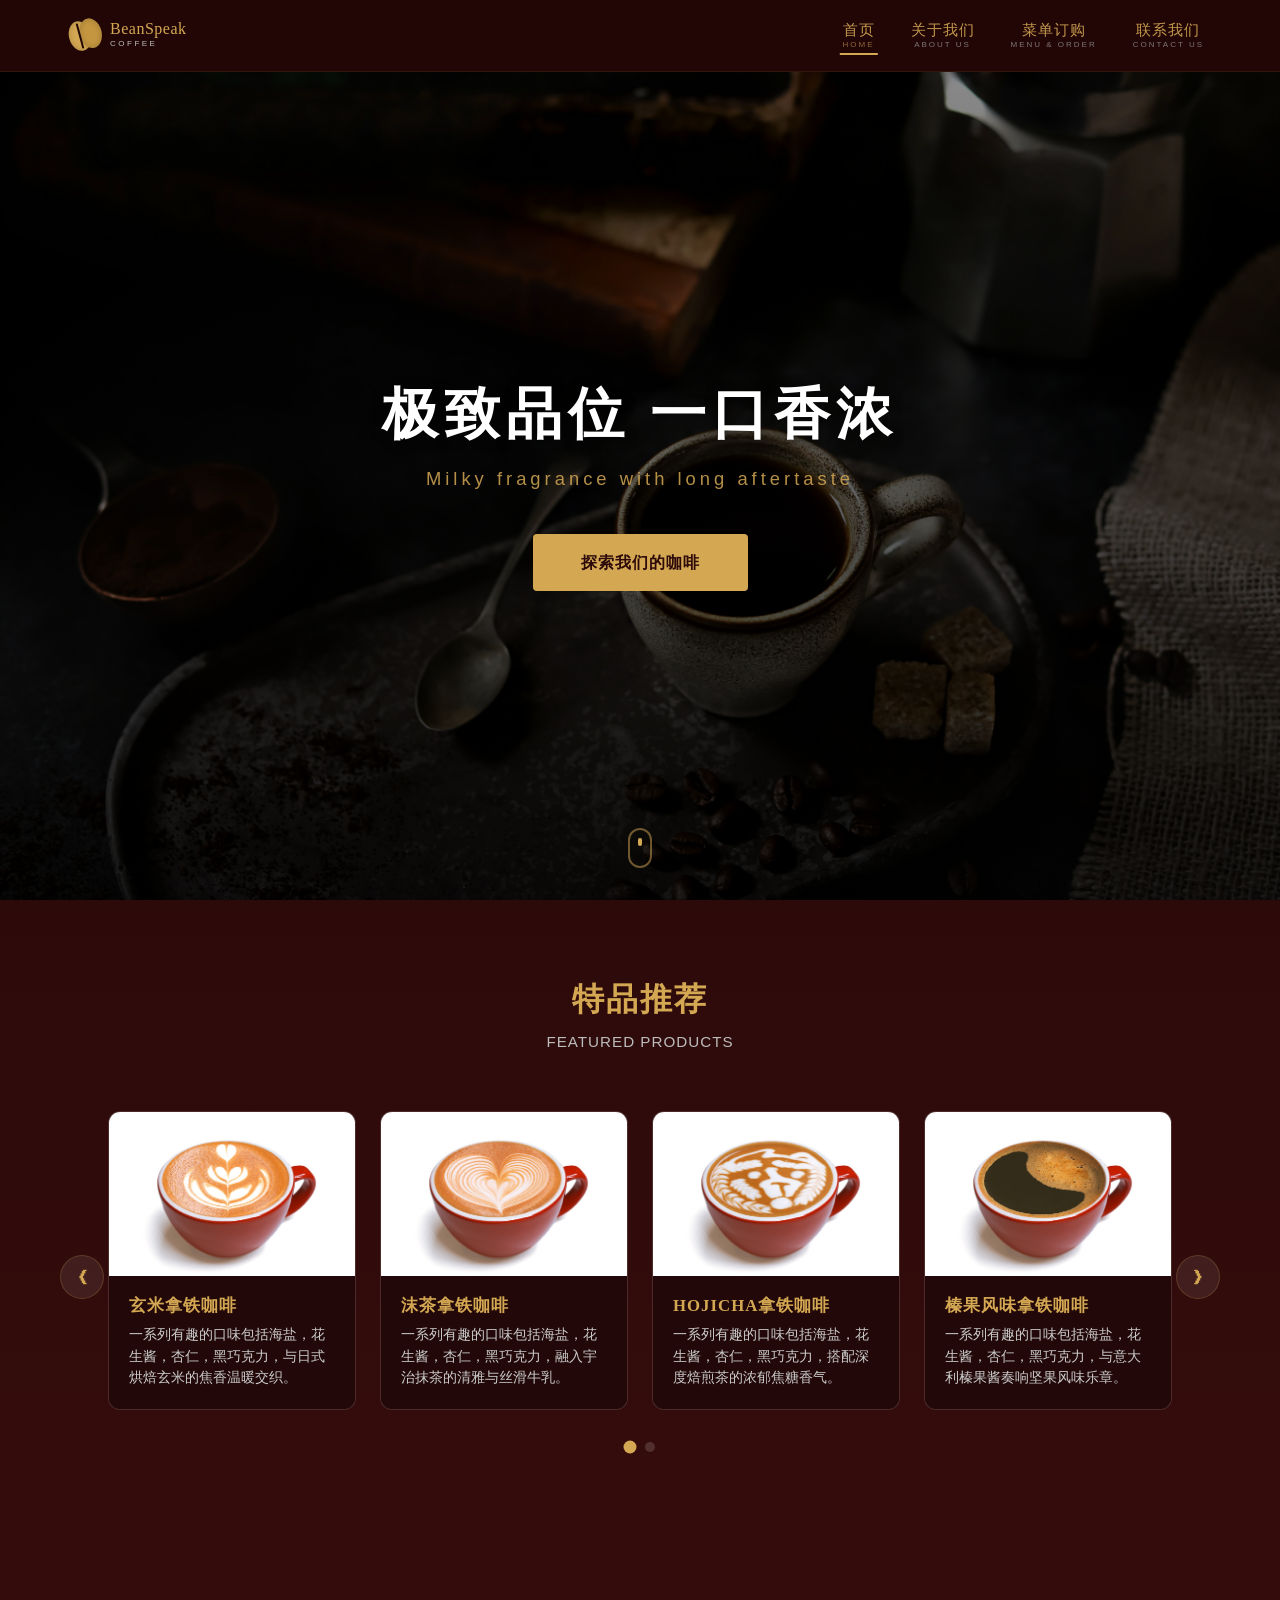
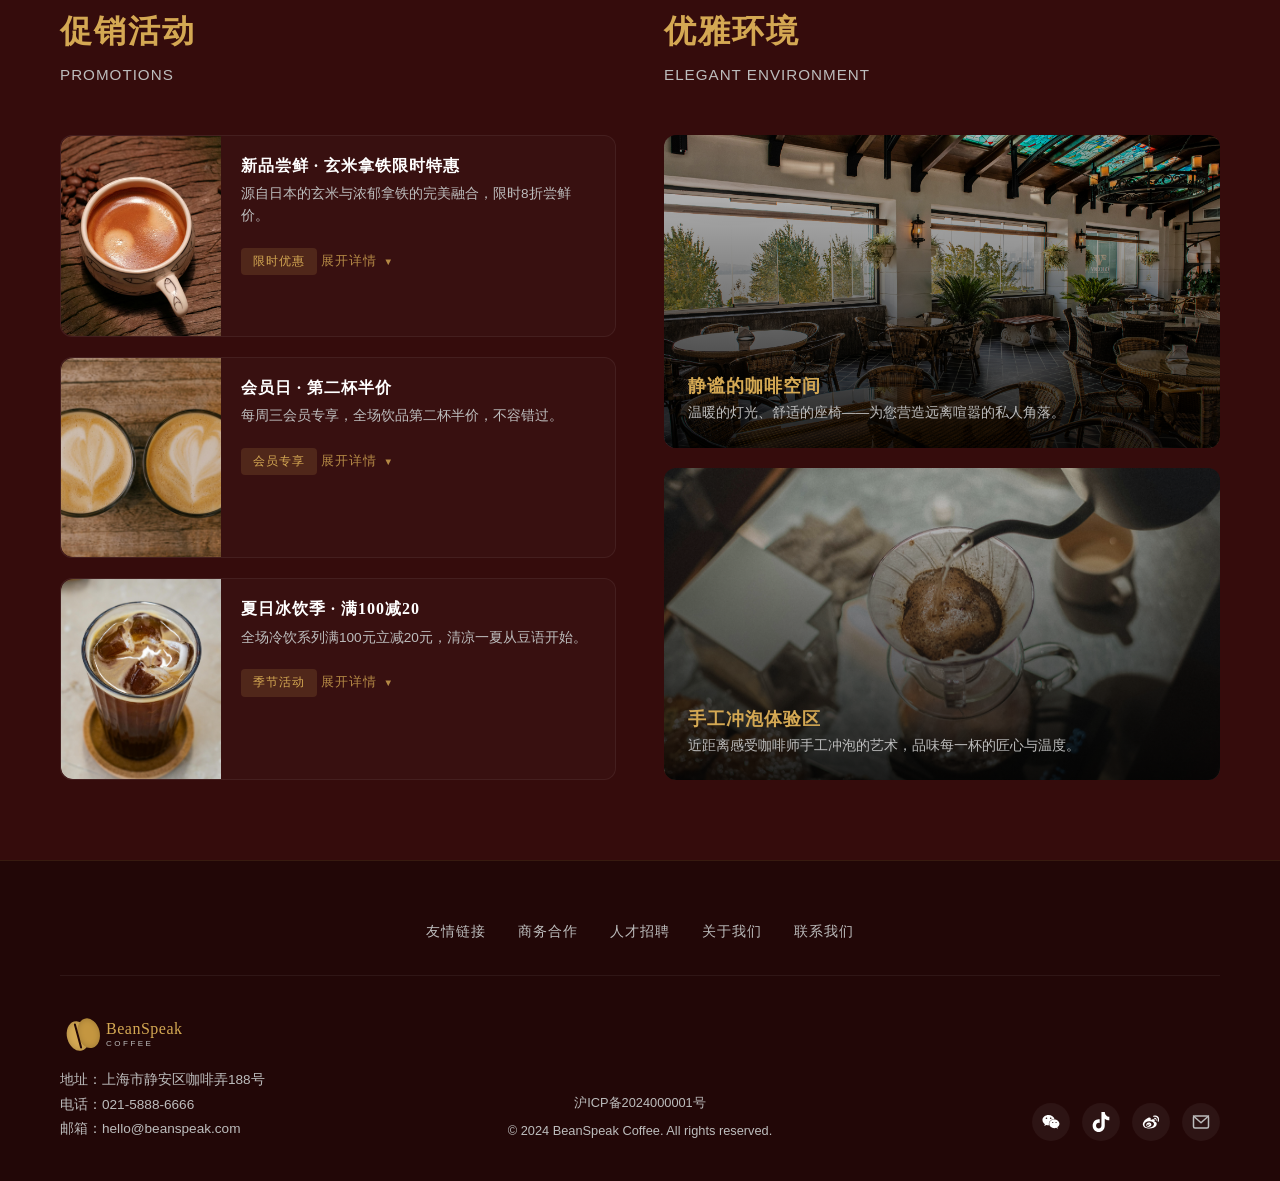
<file: index.html>
<!DOCTYPE html>
<html lang="zh-CN">
<head>
  <meta charset="UTF-8">
  <meta name="viewport" content="width=device-width, initial-scale=1.0">
  <title>豆语咖啡 BEANSPEAK COFFEE - 首页</title>
  <link rel="stylesheet" href="css/common.css">
  <link rel="stylesheet" href="css/home.css">
</head>
<body data-page="home">

  <!-- ============ HEADER ============ -->
  <header class="header">
    <div class="header__inner">
      <a href="index.html" class="header__logo">
        <div class="header__logo-icon">
          <span class="logo-bean-wrapper">
            <span class="logo-bean"></span>
          </span>
        </div>
        <span class="header__logo-text">
          <span class="logo-text-brand">BeanSpeak</span>
          <span class="logo-text-sub">COFFEE</span>
        </span>
      </a>

      <button class="nav__toggle" aria-label="菜单">
        <span></span><span></span><span></span>
      </button>

      <nav class="nav">
        <a href="index.html" class="nav__link nav__link--active" data-page="home">
          <span class="nav__zh">首页</span>
          <span class="nav__en">HOME</span>
        </a>
        <a href="about.html" class="nav__link" data-page="about">
          <span class="nav__zh">关于我们</span>
          <span class="nav__en">ABOUT US</span>
        </a>
        <a href="menu.html" class="nav__link" data-page="menu">
          <span class="nav__zh">菜单订购</span>
          <span class="nav__en">MENU &amp; ORDER</span>
        </a>
        <a href="contact.html" class="nav__link" data-page="contact">
          <span class="nav__zh">联系我们</span>
          <span class="nav__en">CONTACT US</span>
        </a>
      </nav>
    </div>
  </header>

  <!-- ============ MAIN ============ -->
  <main>

    <!-- Hero Banner -->
    <section class="hero">
      <div class="hero__bg">
      <img src="images/24.jpg" alt="首页" class="your-style">
      </div>
      <div class="hero__overlay"></div>
      <div class="hero__content">
        <h1 class="hero__title">极致品位 一口香浓</h1>
        <p class="hero__subtitle">Milky fragrance with long aftertaste</p>
        <a href="menu.html" class="btn btn--primary hero__cta">探索我们的咖啡</a>
      </div>
      <div class="hero__scroll-indicator">
        <span></span>
      </div>
    </section>

    <!-- Featured Products Carousel -->
    <section class="section featured">
      <div class="container">
        <h2 class="section__title">特品推荐</h2>
        <p class="section__subtitle">FEATURED PRODUCTS</p>

        <div class="carousel" id="featuredCarousel">
          <button class="carousel__arrow carousel__arrow--left" aria-label="上一个">
            &#10094;
          </button>

          <div class="carousel__viewport">
            <div class="carousel__track" id="carouselTrack">
              <!-- 卡片由JS动态渲染 -->
            </div>
          </div>

          <button class="carousel__arrow carousel__arrow--right" aria-label="下一个">
            &#10095;
          </button>

          <div class="carousel__dots" id="carouselDots"></div>
        </div>

      </div>
    </section>

    <!-- Promo + Environment -->
    <section class="section promo-section">
      <div class="container">
        <div class="promo-grid">
          <!-- Left: Promotions -->
          <div class="promo-grid__left">
            <h2 class="section__title section__title--left">促销活动</h2>
            <p class="section__subtitle section__subtitle--left">PROMOTIONS</p>

            <div class="promo-card">
              <img class="promo-card__img" src="images/25.jpg" alt="玄米拿铁">
              <div class="promo-card__body">
                <h3 class="promo-card__title">新品尝鲜 · 玄米拿铁限时特惠</h3>
                <p class="promo-card__desc">源自日本的玄米与浓郁拿铁的完美融合，限时8折尝鲜价。</p>
                <span class="promo-card__tag">限时优惠</span>
                <button class="promo-card__toggle" aria-expanded="false">
                  <span class="promo-card__toggle-text">展开详情</span>
                  <span class="promo-card__toggle-icon">▼</span>
                </button>
                <div class="promo-card__detail">
                  <div class="promo-card__detail-inner">
                    <p><strong>产品名称：</strong>玄米拿铁（Genmai Latte）</p>
                    <p><strong>规格选择：</strong>中杯 360ml / 大杯 480ml</p>
                    <p><strong>原价：</strong>中杯 ￥32 / 大杯 ￥38</p>
                    <p><strong>尝鲜价：</strong>中杯 ￥25.6 / 大杯 ￥30.4（8折）</p>
                    <p><strong>活动时间：</strong>2024年6月1日 - 6月30日</p>
                    <p><strong>产品亮点：</strong>精选日本国产玄米，匠心烘焙后搭配意式浓缩，焦香与米香交织，口感层次丰富。每日限量供应，售完即止。</p>
                  </div>
                </div>
              </div>
            </div>

            <div class="promo-card">
              <img class="promo-card__img" src="images/29.jpg" alt="会员日第二杯半价">
              <div class="promo-card__body">
                <h3 class="promo-card__title">会员日 · 第二杯半价</h3>
                <p class="promo-card__desc">每周三会员专享，全场饮品第二杯半价，不容错过。</p>
                <span class="promo-card__tag">会员专享</span>
                <button class="promo-card__toggle" aria-expanded="false">
                  <span class="promo-card__toggle-text">展开详情</span>
                  <span class="promo-card__toggle-icon">▼</span>
                </button>
                <div class="promo-card__detail">
                  <div class="promo-card__detail-inner">
                    <p><strong>活动规则：</strong>每周三全天，会员购买任意饮品，第二杯享半价优惠（仅限同价或低价位商品）。</p>
                    <p><strong>适用门店：</strong>全国所有豆语咖啡直营门店</p>
                    <p><strong>参与方式：</strong>结账时出示会员码即可自动享受优惠</p>
                    <p><strong>会员注册：</strong>微信搜索"豆语咖啡"小程序，手机号一键注册，即享首杯8折新人礼。</p>
                    <p><strong>温馨提示：</strong>本活动不与其他优惠同享，每人每日限参与一次。</p>
                  </div>
                </div>
              </div>
            </div>

            <div class="promo-card">
              <img class="promo-card__img" src="images/30.jpg" alt="夏日冰饮季">
              <div class="promo-card__body">
                <h3 class="promo-card__title">夏日冰饮季 · 满100减20</h3>
                <p class="promo-card__desc">全场冷饮系列满100元立减20元，清凉一夏从豆语开始。</p>
                <span class="promo-card__tag">季节活动</span>
                <button class="promo-card__toggle" aria-expanded="false">
                  <span class="promo-card__toggle-text">展开详情</span>
                  <span class="promo-card__toggle-icon">▼</span>
                </button>
                <div class="promo-card__detail">
                  <div class="promo-card__detail-inner">
                    <p><strong>活动时间：</strong>2024年7月1日 - 8月31日</p>
                    <p><strong>参与商品：</strong>冷萃冰咖啡、冰拿铁、冰美式、冰沫茶拿铁、冰HOJICHA拿铁、各类水果冰茶</p>
                    <p><strong>优惠方式：</strong>单笔消费满100元立减20元，满200元立减50元</p>
                    <p><strong>叠加规则：</strong>可与会员折扣叠加使用，不与第二杯半价同享</p>
                    <p><strong>外卖同步：</strong>美团/饿了么平台同步参与，线上下单自动满减。</p>
                  </div>
                </div>
              </div>
            </div>
          </div>

          <!-- Right: Environment -->
          <div class="promo-grid__right">
            <h2 class="section__title section__title--left">优雅环境</h2>
            <p class="section__subtitle section__subtitle--left">ELEGANT ENVIRONMENT</p>

            <div class="env-card">
              <img class="env-card__img" src="images/32.jpg" alt="静谧的咖啡空间">
              <div class="env-card__overlay">
                <h3 class="env-card__title">静谧的咖啡空间</h3>
                <p class="env-card__desc">温暖的灯光、舒适的座椅——为您营造远离喧嚣的私人角落。</p>
              </div>
            </div>

            <div class="env-card">
              <img class="env-card__img" src="images/34.jpg" alt="手工冲泡体验区">
              <div class="env-card__overlay">
                <h3 class="env-card__title">手工冲泡体验区</h3>
                <p class="env-card__desc">近距离感受咖啡师手工冲泡的艺术，品味每一杯的匠心与温度。</p>
              </div>
            </div>
          </div>
        </div>
      </div>
    </section>

  </main>

  <!-- ============ FOOTER ============ -->
  <footer class="footer">
    <div class="container">
      <div class="footer__links">
        <a href="#">友情链接</a>
        <a href="#">商务合作</a>
        <a href="#">人才招聘</a>
        <a href="about.html">关于我们</a>
        <a href="contact.html">联系我们</a>
      </div>
    </div>
    <div class="footer__bottom">
      <div class="footer__col--left">
        <div class="footer__logo">
          <div class="footer__logo-icon">
            <span class="logo-bean-wrapper">
              <span class="logo-bean"></span>
            </span>
          </div>
          <span class="footer__logo-text">
            <span class="logo-text-brand">BeanSpeak</span>
            <span class="logo-text-sub">COFFEE</span>
          </span>
        </div>
        <p class="footer__contact">
          地址：上海市静安区咖啡弄188号<br>
          电话：021-5888-6666<br>
          邮箱：hello@beanspeak.com
        </p>
      </div>
      <div class="footer__col--center">
        <p><a href="https://beian.miit.gov.cn/" target="_blank" rel="noopener">沪ICP备2024000001号</a></p>
        <p>&copy; 2024 BeanSpeak Coffee. All rights reserved.</p>
      </div>
      <div class="footer__col--right">
        <a class="footer__social-icon" href="#" aria-label="微信" title="微信">
          <img src="svg icon/微信.svg" alt="微信">
        </a>
        <a class="footer__social-icon" href="#" aria-label="抖音" title="抖音">
          <img src="svg icon/抖音.svg" alt="抖音">
        </a>
        <a class="footer__social-icon" href="#" aria-label="新浪微博" title="新浪微博">
          <img src="svg icon/新浪.svg" alt="新浪微博">
        </a>
        <a class="footer__social-icon" href="mailto:hello@beanspeak.com" aria-label="邮箱" title="邮箱">
          <svg viewBox="0 0 24 24" fill="none" stroke="currentColor" stroke-width="2" stroke-linecap="round" stroke-linejoin="round"><rect x="2" y="4" width="20" height="16" rx="2"/><path d="M22 4L12 13 2 4"/></svg>
        </a>
      </div>
    </div>
  </footer>

  <!-- Scripts -->
  <script src="js/common.js"></script>
  <script src="js/home.js"></script>
  <script>
    document.addEventListener('DOMContentLoaded', function() {
      BeanSpeak.Nav.init();
      if (BeanSpeak.HomePage) BeanSpeak.HomePage.init();
    });
  </script>
</body>
</html>
</file>
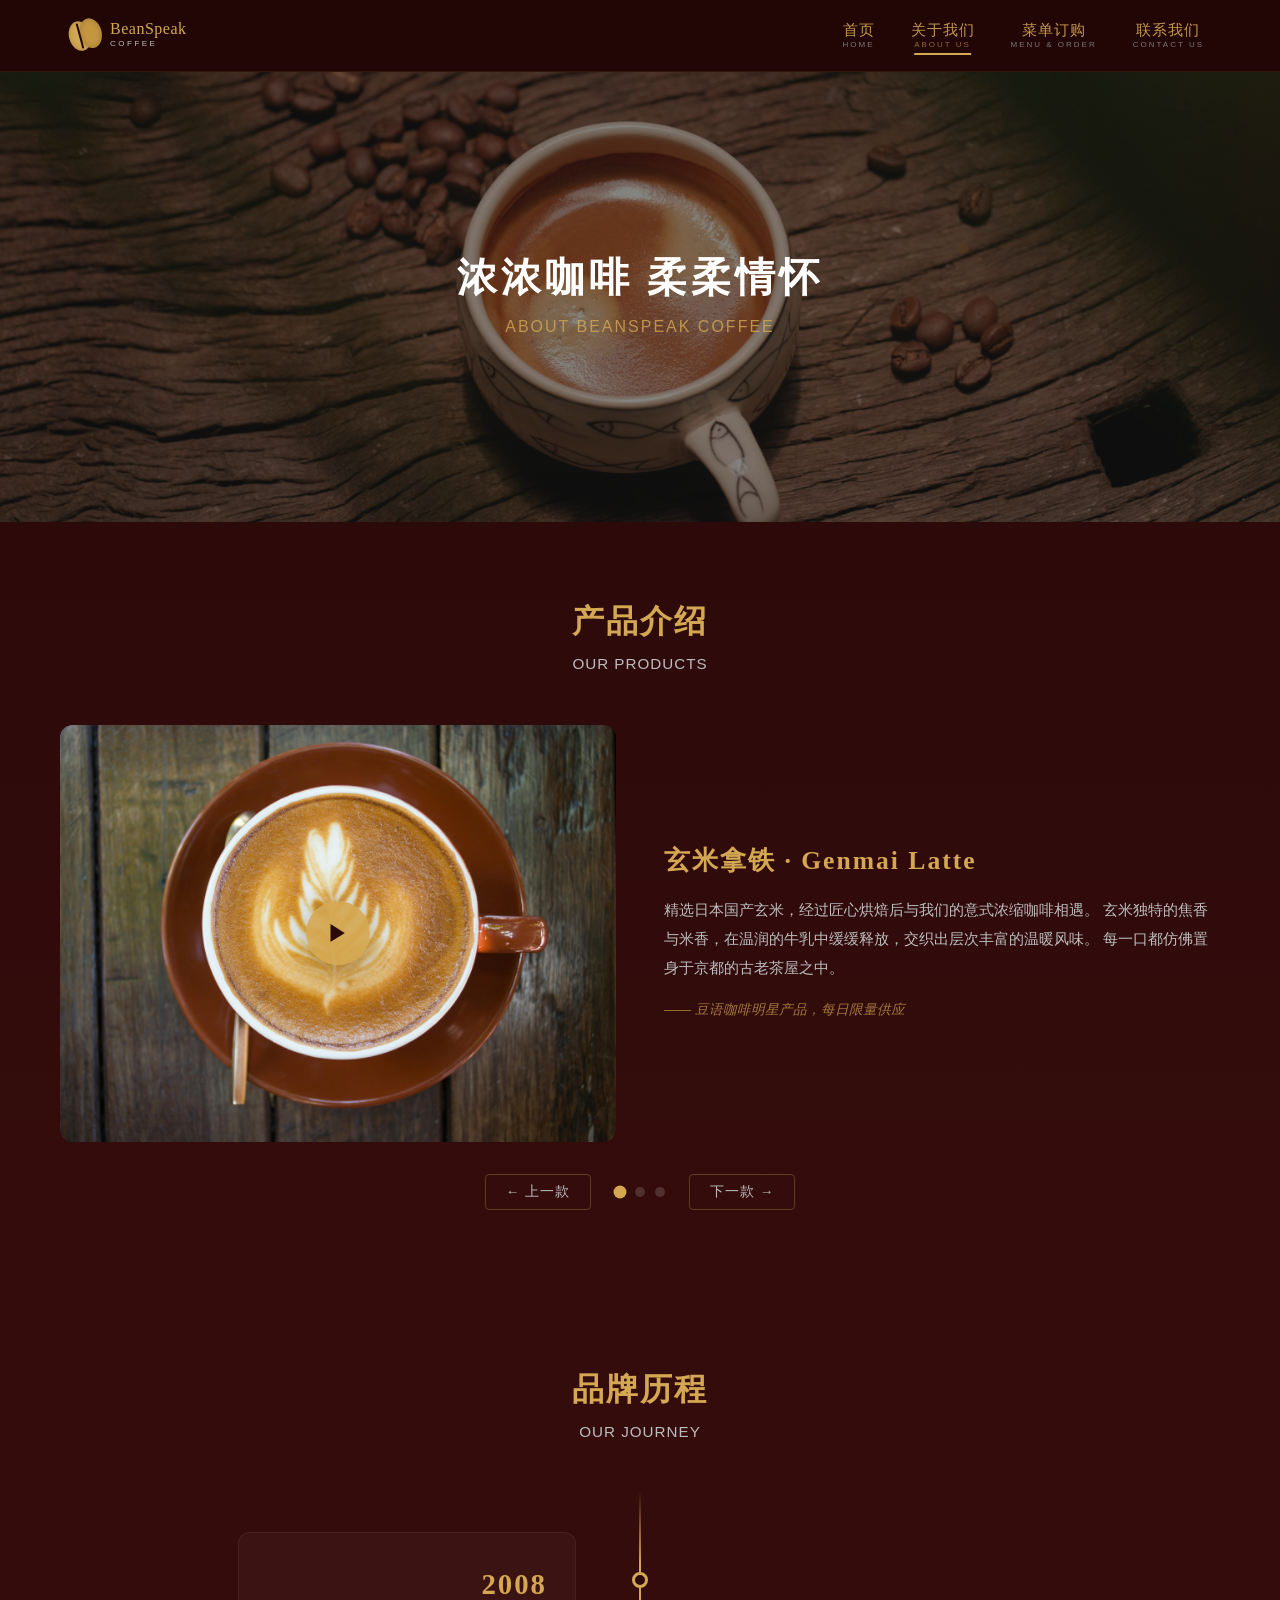
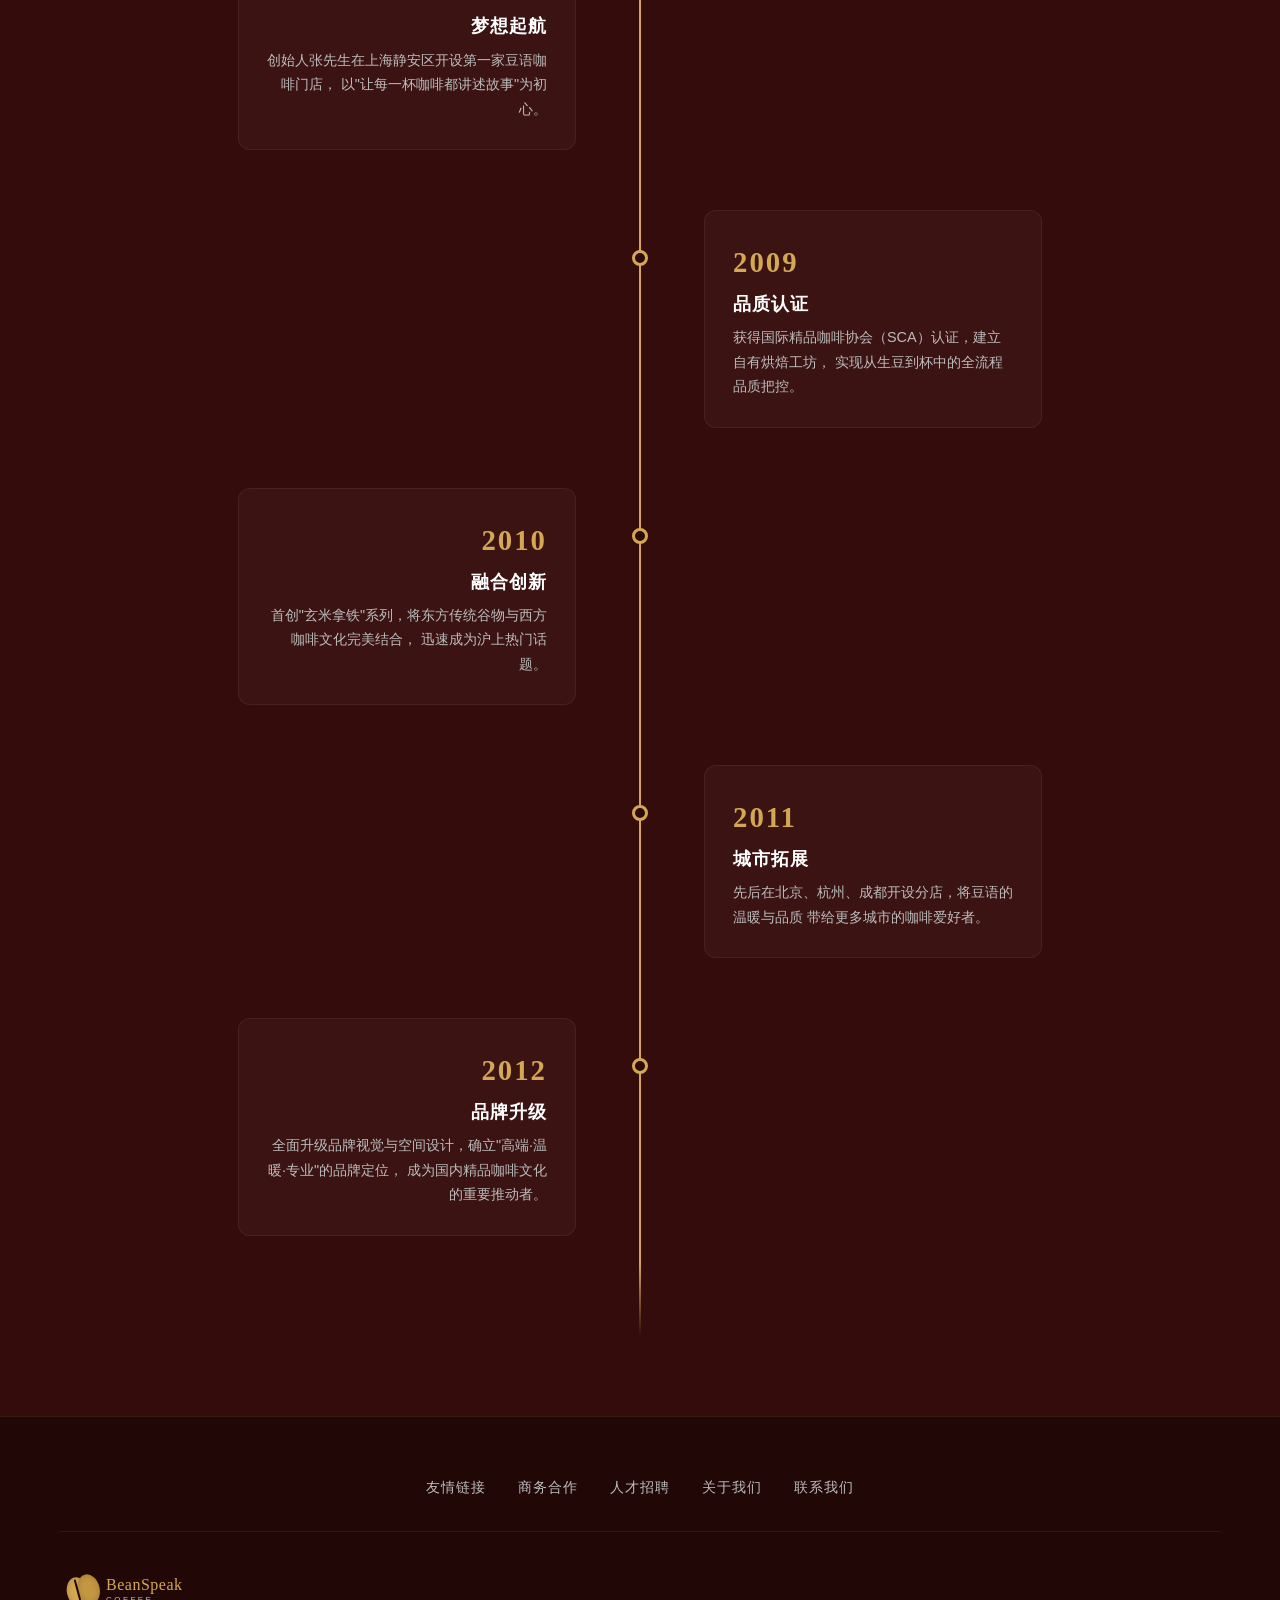
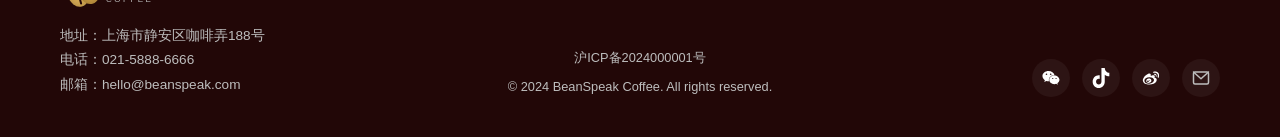
<file: about.html>
<!DOCTYPE html>
<html lang="zh-CN">
<head>
  <meta charset="UTF-8">
  <meta name="viewport" content="width=device-width, initial-scale=1.0">
  <title>关于我们 - 豆语咖啡 BEANSPEAK COFFEE</title>
  <link rel="stylesheet" href="css/common.css">
  <link rel="stylesheet" href="css/about.css">
</head>
<body data-page="about">

  <!-- ============ HEADER ============ -->
  <header class="header">
    <div class="header__inner">
      <a href="index.html" class="header__logo">
        <div class="header__logo-icon">
          <span class="logo-bean-wrapper">
            <span class="logo-bean"></span>
          </span>
        </div>
        <span class="header__logo-text">
          <span class="logo-text-brand">BeanSpeak</span>
          <span class="logo-text-sub">COFFEE</span>
        </span>
      </a>

      <button class="nav__toggle" aria-label="菜单">
        <span></span><span></span><span></span>
      </button>

      <nav class="nav">
        <a href="index.html" class="nav__link" data-page="home">
          <span class="nav__zh">首页</span>
          <span class="nav__en">HOME</span>
        </a>
        <a href="about.html" class="nav__link nav__link--active" data-page="about">
          <span class="nav__zh">关于我们</span>
          <span class="nav__en">ABOUT US</span>
        </a>
        <a href="menu.html" class="nav__link" data-page="menu">
          <span class="nav__zh">菜单订购</span>
          <span class="nav__en">MENU &amp; ORDER</span>
        </a>
        <a href="contact.html" class="nav__link" data-page="contact">
          <span class="nav__zh">联系我们</span>
          <span class="nav__en">CONTACT US</span>
        </a>
      </nav>
    </div>
  </header>

  <!-- ============ MAIN ============ -->
  <main>

    <!-- Banner -->
    <section class="banner about-banner">
      <img class="banner__bg" src="images/25.jpg" alt="豆语咖啡品牌形象">
      <div class="banner__content">
        <h1 class="banner__title">浓浓咖啡 柔柔情怀</h1>
        <p class="banner__subtitle">ABOUT BEANSPEAK COFFEE</p>
      </div>
    </section>

    <!-- Product Introduction -->
    <section class="section product-intro">
      <div class="container">
        <h2 class="section__title">产品介绍</h2>
        <p class="section__subtitle">OUR PRODUCTS</p>

        <div class="intro-carousel" id="introCarousel">
          <!-- Slide 1 -->
          <div class="intro-slide intro-slide--active" data-slide="0">
            <div class="intro-slide__media">
              <img class="intro-slide__img" src="images/35.jpg" alt="玄米拿铁 · Genmai Latte">
              <button class="intro-slide__play" aria-label="播放视频">▶</button>
            </div>
            <div class="intro-slide__text">
              <h3 class="intro-slide__title">玄米拿铁 · Genmai Latte</h3>
              <p class="intro-slide__desc">
                精选日本国产玄米，经过匠心烘焙后与我们的意式浓缩咖啡相遇。
                玄米独特的焦香与米香，在温润的牛乳中缓缓释放，交织出层次丰富的温暖风味。
                每一口都仿佛置身于京都的古老茶屋之中。
              </p>
              <p class="intro-slide__note">—— 豆语咖啡明星产品，每日限量供应</p>
            </div>
          </div>

          <!-- Slide 2 -->
          <div class="intro-slide" data-slide="1">
            <div class="intro-slide__media">
              <img class="intro-slide__img" src="images/1.jpg" alt="沫茶拿铁 · Matcha Latte">
              <button class="intro-slide__play" aria-label="播放视频">▶</button>
            </div>
            <div class="intro-slide__text">
              <h3 class="intro-slide__title">沫茶拿铁 · Matcha Latte</h3>
              <p class="intro-slide__desc">
                源自宇治的顶级抹茶，经由茶道家传统石磨慢研而成。
                翠绿的茶粉与丝滑牛乳完美融合，微苦之后是悠长的回甘。
                东方茶道美学与西方咖啡文化的优雅对话。
              </p>
              <p class="intro-slide__note">—— 每一杯都是对品质的执着追求</p>
            </div>
          </div>

          <!-- Slide 3 -->
          <div class="intro-slide" data-slide="2">
            <div class="intro-slide__media">
              <img class="intro-slide__img" src="images/38.jpg" alt="HOJICHA 焙茶拿铁">
              <button class="intro-slide__play" aria-label="播放视频">▶</button>
            </div>
            <div class="intro-slide__text">
              <h3 class="intro-slide__title">HOJICHA 焙茶拿铁</h3>
              <p class="intro-slide__desc">
                严选静冈深蒸煎茶，经高温深度焙制后释放出浓郁的焦糖香气。
                焙茶的烟熏韵味与牛奶的醇厚甘甜相得益彰，
                是冬日暖阳下最治愈的一杯热饮。
              </p>
              <p class="intro-slide__note">—— 温暖如初，始终如一</p>
            </div>
          </div>

          <!-- Navigation -->
          <div class="intro-nav">
            <button class="intro-nav__btn intro-nav__btn--prev" id="introPrev" aria-label="上一个">← 上一款</button>
            <div class="intro-nav__dots" id="introDots"></div>
            <button class="intro-nav__btn intro-nav__btn--next" id="introNext" aria-label="下一个">下一款 →</button>
          </div>
        </div>
      </div>
    </section>

    <!-- Timeline -->
    <section class="section timeline-section">
      <div class="container">
        <h2 class="section__title">品牌历程</h2>
        <p class="section__subtitle">OUR JOURNEY</p>

        <div class="timeline">
          <div class="timeline__line"></div>

          <div class="timeline__entry timeline__entry--left">
            <div class="timeline__card">
              <div class="timeline__year">2008</div>
              <h3 class="timeline__title">梦想起航</h3>
              <p class="timeline__desc">
                创始人张先生在上海静安区开设第一家豆语咖啡门店，
                以"让每一杯咖啡都讲述故事"为初心。
              </p>
            </div>
            <div class="timeline__dot"></div>
          </div>

          <div class="timeline__entry timeline__entry--right">
            <div class="timeline__card">
              <div class="timeline__year">2009</div>
              <h3 class="timeline__title">品质认证</h3>
              <p class="timeline__desc">
                获得国际精品咖啡协会（SCA）认证，建立自有烘焙工坊，
                实现从生豆到杯中的全流程品质把控。
              </p>
            </div>
            <div class="timeline__dot"></div>
          </div>

          <div class="timeline__entry timeline__entry--left">
            <div class="timeline__card">
              <div class="timeline__year">2010</div>
              <h3 class="timeline__title">融合创新</h3>
              <p class="timeline__desc">
                首创"玄米拿铁"系列，将东方传统谷物与西方咖啡文化完美结合，
                迅速成为沪上热门话题。
              </p>
            </div>
            <div class="timeline__dot"></div>
          </div>

          <div class="timeline__entry timeline__entry--right">
            <div class="timeline__card">
              <div class="timeline__year">2011</div>
              <h3 class="timeline__title">城市拓展</h3>
              <p class="timeline__desc">
                先后在北京、杭州、成都开设分店，将豆语的温暖与品质
                带给更多城市的咖啡爱好者。
              </p>
            </div>
            <div class="timeline__dot"></div>
          </div>

          <div class="timeline__entry timeline__entry--left">
            <div class="timeline__card">
              <div class="timeline__year">2012</div>
              <h3 class="timeline__title">品牌升级</h3>
              <p class="timeline__desc">
                全面升级品牌视觉与空间设计，确立"高端·温暖·专业"的品牌定位，
                成为国内精品咖啡文化的重要推动者。
              </p>
            </div>
            <div class="timeline__dot"></div>
          </div>
        </div>
      </div>
    </section>

  </main>

  <!-- ============ FOOTER ============ -->
  <footer class="footer">
    <div class="container">
      <div class="footer__links">
        <a href="#">友情链接</a>
        <a href="#">商务合作</a>
        <a href="#">人才招聘</a>
        <a href="about.html">关于我们</a>
        <a href="contact.html">联系我们</a>
      </div>
    </div>
    <div class="footer__bottom">
      <div class="footer__col--left">
        <div class="footer__logo">
          <div class="footer__logo-icon">
            <span class="logo-bean-wrapper">
              <span class="logo-bean"></span>
            </span>
          </div>
          <span class="footer__logo-text">
            <span class="logo-text-brand">BeanSpeak</span>
            <span class="logo-text-sub">COFFEE</span>
          </span>
        </div>
        <p class="footer__contact">
          地址：上海市静安区咖啡弄188号<br>
          电话：021-5888-6666<br>
          邮箱：hello@beanspeak.com
        </p>
      </div>
      <div class="footer__col--center">
        <p><a href="https://beian.miit.gov.cn/" target="_blank" rel="noopener">沪ICP备2024000001号</a></p>
        <p>&copy; 2024 BeanSpeak Coffee. All rights reserved.</p>
      </div>
      <div class="footer__col--right">
        <a class="footer__social-icon" href="#" aria-label="微信" title="微信">
          <img src="svg icon/微信.svg" alt="微信">
        </a>
        <a class="footer__social-icon" href="#" aria-label="抖音" title="抖音">
          <img src="svg icon/抖音.svg" alt="抖音">
        </a>
        <a class="footer__social-icon" href="#" aria-label="新浪微博" title="新浪微博">
          <img src="svg icon/新浪.svg" alt="新浪微博">
        </a>
        <a class="footer__social-icon" href="mailto:hello@beanspeak.com" aria-label="邮箱" title="邮箱">
          <svg viewBox="0 0 24 24" fill="none" stroke="currentColor" stroke-width="2" stroke-linecap="round" stroke-linejoin="round"><rect x="2" y="4" width="20" height="16" rx="2"/><path d="M22 4L12 13 2 4"/></svg>
        </a>
      </div>
    </div>
  </footer>

  <!-- Scripts -->
  <script src="js/common.js"></script>
  <script src="js/about.js"></script>
  <script>
    document.addEventListener('DOMContentLoaded', function() {
      BeanSpeak.Nav.init();
      if (BeanSpeak.AboutPage) BeanSpeak.AboutPage.init();
    });
  </script>
</body>
</html>
</file>
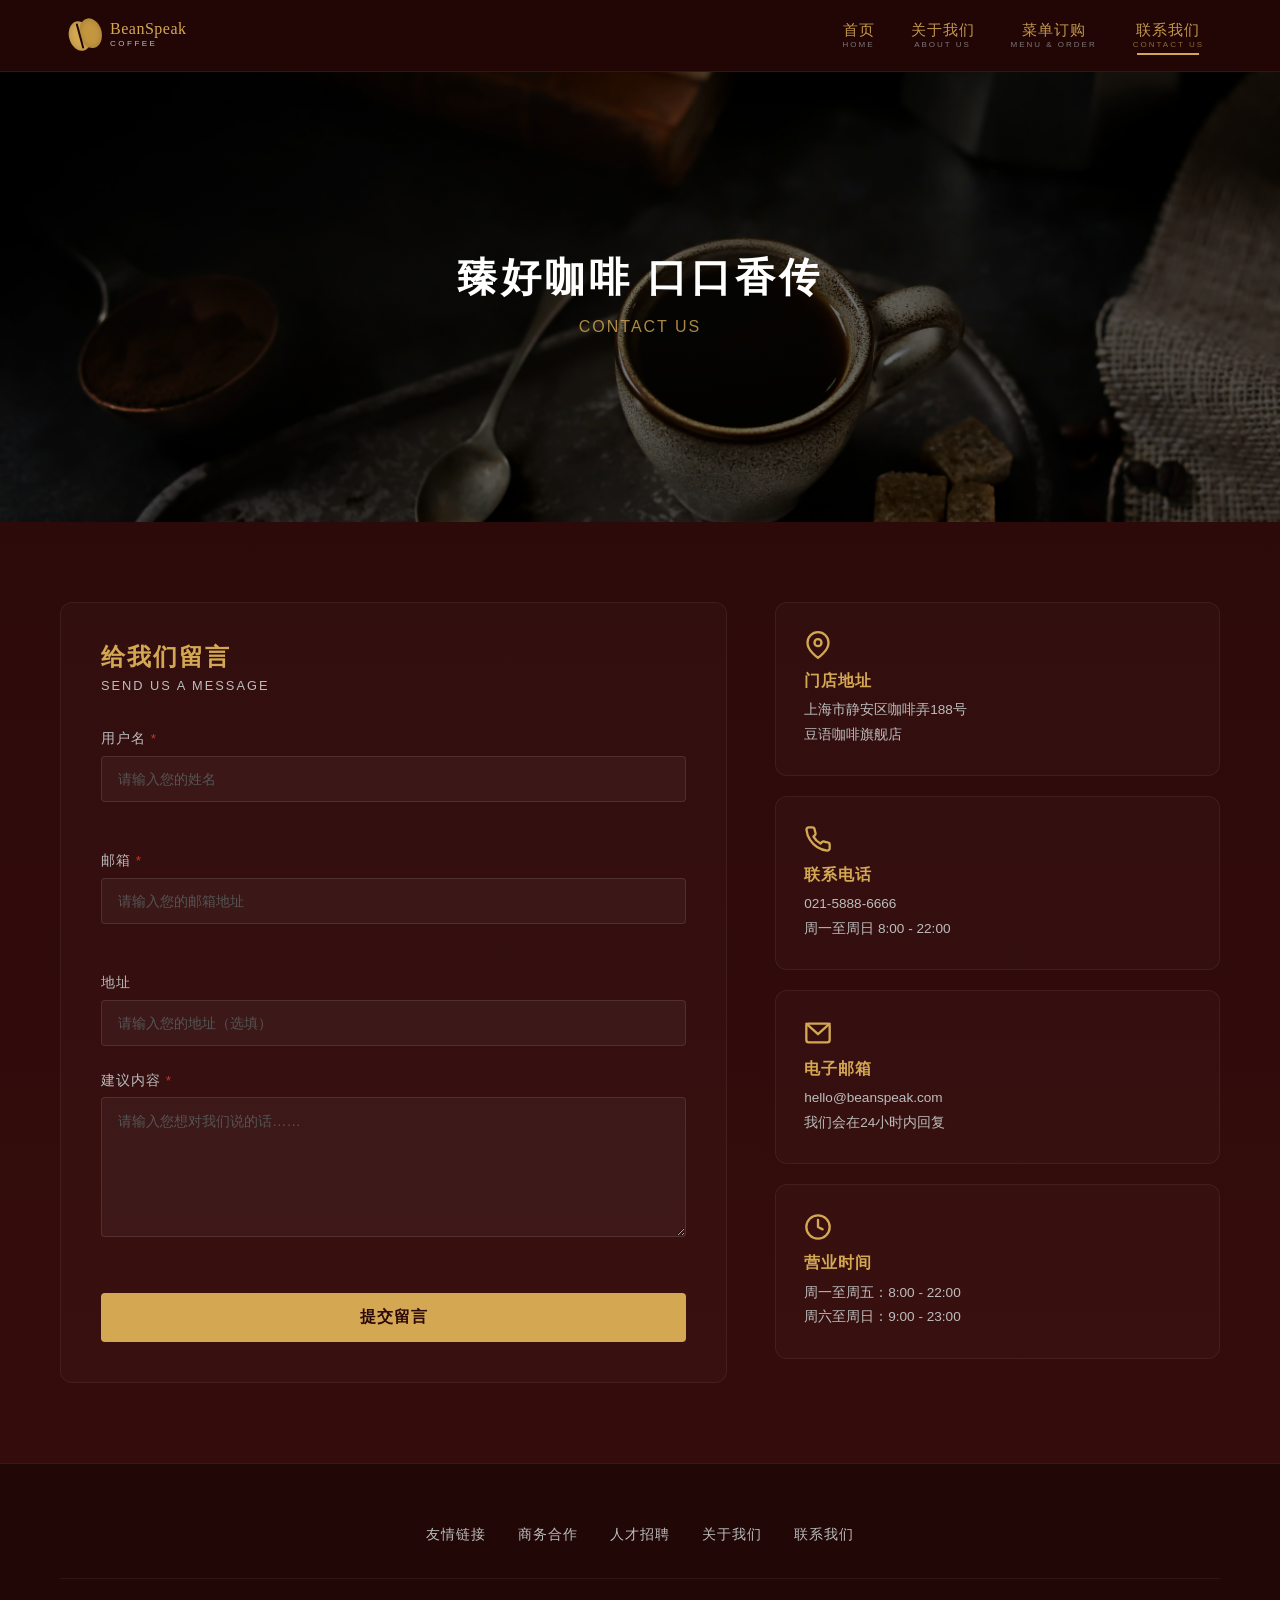
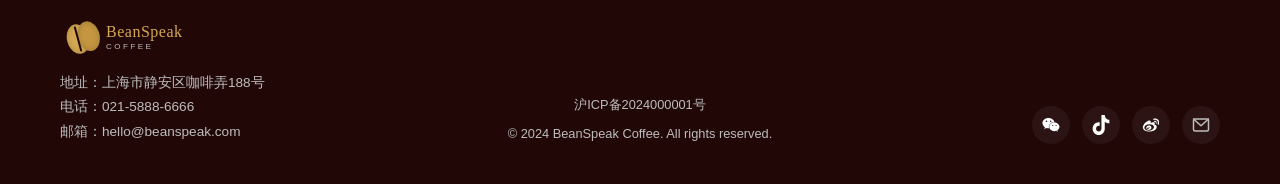
<file: contact.html>
<!DOCTYPE html>
<html lang="zh-CN">
<head>
  <meta charset="UTF-8">
  <meta name="viewport" content="width=device-width, initial-scale=1.0">
  <title>联系我们 - 豆语咖啡 BEANSPEAK COFFEE</title>
  <link rel="stylesheet" href="css/common.css">
  <link rel="stylesheet" href="css/contact.css">
</head>
<body data-page="contact">

  <!-- ============ HEADER ============ -->
  <header class="header">
    <div class="header__inner">
      <a href="index.html" class="header__logo">
        <div class="header__logo-icon">
          <span class="logo-bean-wrapper">
            <span class="logo-bean"></span>
          </span>
        </div>
        <span class="header__logo-text">
          <span class="logo-text-brand">BeanSpeak</span>
          <span class="logo-text-sub">COFFEE</span>
        </span>
      </a>

      <button class="nav__toggle" aria-label="菜单">
        <span></span><span></span><span></span>
      </button>

      <nav class="nav">
        <a href="index.html" class="nav__link" data-page="home">
          <span class="nav__zh">首页</span>
          <span class="nav__en">HOME</span>
        </a>
        <a href="about.html" class="nav__link" data-page="about">
          <span class="nav__zh">关于我们</span>
          <span class="nav__en">ABOUT US</span>
        </a>
        <a href="menu.html" class="nav__link" data-page="menu">
          <span class="nav__zh">菜单订购</span>
          <span class="nav__en">MENU &amp; ORDER</span>
        </a>
        <a href="contact.html" class="nav__link nav__link--active" data-page="contact">
          <span class="nav__zh">联系我们</span>
          <span class="nav__en">CONTACT US</span>
        </a>
      </nav>
    </div>
  </header>

  <!-- ============ MAIN ============ -->
  <main>

    <!-- Banner -->
    <section class="banner contact-banner">
      <div class="banner__content">
        <h1 class="banner__title">臻好咖啡 口口香传</h1>
        <p class="banner__subtitle">CONTACT US</p>
      </div>
    </section>

    <!-- Contact Section -->
    <section class="section contact-section">
      <div class="container">
        <div class="contact-layout">

          <!-- Left: Form -->
          <div class="contact-form-wrapper">
            <h2 class="contact-form__heading">给我们留言</h2>
            <p class="contact-form__subheading">SEND US A MESSAGE</p>

            <form class="contact-form" id="contactForm" novalidate>
              <div class="form-group">
                <label class="form-label" for="name">用户名 <span class="form-required">*</span></label>
                <input
                  type="text"
                  id="name"
                  name="name"
                  class="form-input"
                  placeholder="请输入您的姓名"
                  autocomplete="name"
                >
                <span class="form-error" id="nameError"></span>
              </div>

              <div class="form-group">
                <label class="form-label" for="email">邮箱 <span class="form-required">*</span></label>
                <input
                  type="email"
                  id="email"
                  name="email"
                  class="form-input"
                  placeholder="请输入您的邮箱地址"
                  autocomplete="email"
                >
                <span class="form-error" id="emailError"></span>
              </div>

              <div class="form-group">
                <label class="form-label" for="address">地址</label>
                <input
                  type="text"
                  id="address"
                  name="address"
                  class="form-input"
                  placeholder="请输入您的地址（选填）"
                  autocomplete="street-address"
                >
              </div>

              <div class="form-group">
                <label class="form-label" for="message">建议内容 <span class="form-required">*</span></label>
                <textarea
                  id="message"
                  name="message"
                  class="form-input form-textarea"
                  rows="6"
                  placeholder="请输入您想对我们说的话……"
                ></textarea>
                <span class="form-error" id="messageError"></span>
              </div>

              <button type="submit" class="btn btn--primary form-submit">
                提交留言
              </button>
            </form>
          </div>

          <!-- Right: Contact Info -->
          <div class="contact-info">
            <div class="contact-info__card">
              <div class="contact-info__icon">
                <svg viewBox="0 0 24 24" fill="none" stroke="currentColor" stroke-width="2" stroke-linecap="round" stroke-linejoin="round" width="28" height="28">
                  <path d="M21 10c0 7-9 13-9 13s-9-6-9-13a9 9 0 0 1 18 0z"/>
                  <circle cx="12" cy="10" r="3"/>
                </svg>
              </div>
              <h3 class="contact-info__title">门店地址</h3>
              <p class="contact-info__text">
                上海市静安区咖啡弄188号<br>
                豆语咖啡旗舰店
              </p>
            </div>

            <div class="contact-info__card">
              <div class="contact-info__icon">
                <svg viewBox="0 0 24 24" fill="none" stroke="currentColor" stroke-width="2" stroke-linecap="round" stroke-linejoin="round" width="28" height="28">
                  <path d="M22 16.92v3a2 2 0 0 1-2.18 2 19.79 19.79 0 0 1-8.63-3.07 19.5 19.5 0 0 1-6-6 19.79 19.79 0 0 1-3.07-8.67A2 2 0 0 1 4.11 2h3a2 2 0 0 1 2 1.72c.127.96.361 1.903.7 2.81a2 2 0 0 1-.45 2.11L8.09 9.91a16 16 0 0 0 6 6l1.27-1.27a2 2 0 0 1 2.11-.45c.907.339 1.85.573 2.81.7A2 2 0 0 1 22 16.92z"/>
                </svg>
              </div>
              <h3 class="contact-info__title">联系电话</h3>
              <p class="contact-info__text">
                021-5888-6666<br>
                周一至周日 8:00 - 22:00
              </p>
            </div>

            <div class="contact-info__card">
              <div class="contact-info__icon">
                <svg viewBox="0 0 24 24" fill="none" stroke="currentColor" stroke-width="2" stroke-linecap="round" stroke-linejoin="round" width="28" height="28">
                  <rect x="2" y="4" width="20" height="16" rx="2"/>
                  <path d="M22 4L12 13 2 4"/>
                </svg>
              </div>
              <h3 class="contact-info__title">电子邮箱</h3>
              <p class="contact-info__text">
                hello@beanspeak.com<br>
                我们会在24小时内回复
              </p>
            </div>

            <div class="contact-info__card">
              <div class="contact-info__icon">
                <svg viewBox="0 0 24 24" fill="none" stroke="currentColor" stroke-width="2" stroke-linecap="round" stroke-linejoin="round" width="28" height="28">
                  <circle cx="12" cy="12" r="10"/>
                  <path d="M12 6v6l4 2"/>
                </svg>
              </div>
              <h3 class="contact-info__title">营业时间</h3>
              <p class="contact-info__text">
                周一至周五：8:00 - 22:00<br>
                周六至周日：9:00 - 23:00
              </p>
            </div>
          </div>

        </div>
      </div>
    </section>

  </main>

  <!-- ============ FOOTER ============ -->
  <footer class="footer">
    <div class="container">
      <div class="footer__links">
        <a href="#">友情链接</a>
        <a href="#">商务合作</a>
        <a href="#">人才招聘</a>
        <a href="about.html">关于我们</a>
        <a href="contact.html">联系我们</a>
      </div>
    </div>
    <div class="footer__bottom">
      <div class="footer__col--left">
        <div class="footer__logo">
          <div class="footer__logo-icon">
            <span class="logo-bean-wrapper">
              <span class="logo-bean"></span>
            </span>
          </div>
          <span class="footer__logo-text">
            <span class="logo-text-brand">BeanSpeak</span>
            <span class="logo-text-sub">COFFEE</span>
          </span>
        </div>
        <p class="footer__contact">
          地址：上海市静安区咖啡弄188号<br>
          电话：021-5888-6666<br>
          邮箱：hello@beanspeak.com
        </p>
      </div>
      <div class="footer__col--center">
        <p><a href="https://beian.miit.gov.cn/" target="_blank" rel="noopener">沪ICP备2024000001号</a></p>
        <p>&copy; 2024 BeanSpeak Coffee. All rights reserved.</p>
      </div>
      <div class="footer__col--right">
        <a class="footer__social-icon" href="#" aria-label="微信" title="微信">
          <img src="svg icon/微信.svg" alt="微信">
        </a>
        <a class="footer__social-icon" href="#" aria-label="抖音" title="抖音">
          <img src="svg icon/抖音.svg" alt="抖音">
        </a>
        <a class="footer__social-icon" href="#" aria-label="新浪微博" title="新浪微博">
          <img src="svg icon/新浪.svg" alt="新浪微博">
        </a>
        <a class="footer__social-icon" href="mailto:hello@beanspeak.com" aria-label="邮箱" title="邮箱">
          <svg viewBox="0 0 24 24" fill="none" stroke="currentColor" stroke-width="2" stroke-linecap="round" stroke-linejoin="round"><rect x="2" y="4" width="20" height="16" rx="2"/><path d="M22 4L12 13 2 4"/></svg>
        </a>
      </div>
    </div>
  </footer>

  <!-- Scripts -->
  <script src="js/common.js"></script>
  <script src="js/contact.js"></script>
  <script>
    document.addEventListener('DOMContentLoaded', function() {
      BeanSpeak.Nav.init();
      if (BeanSpeak.ContactPage) BeanSpeak.ContactPage.init();
    });
  </script>
</body>
</html>
</file>
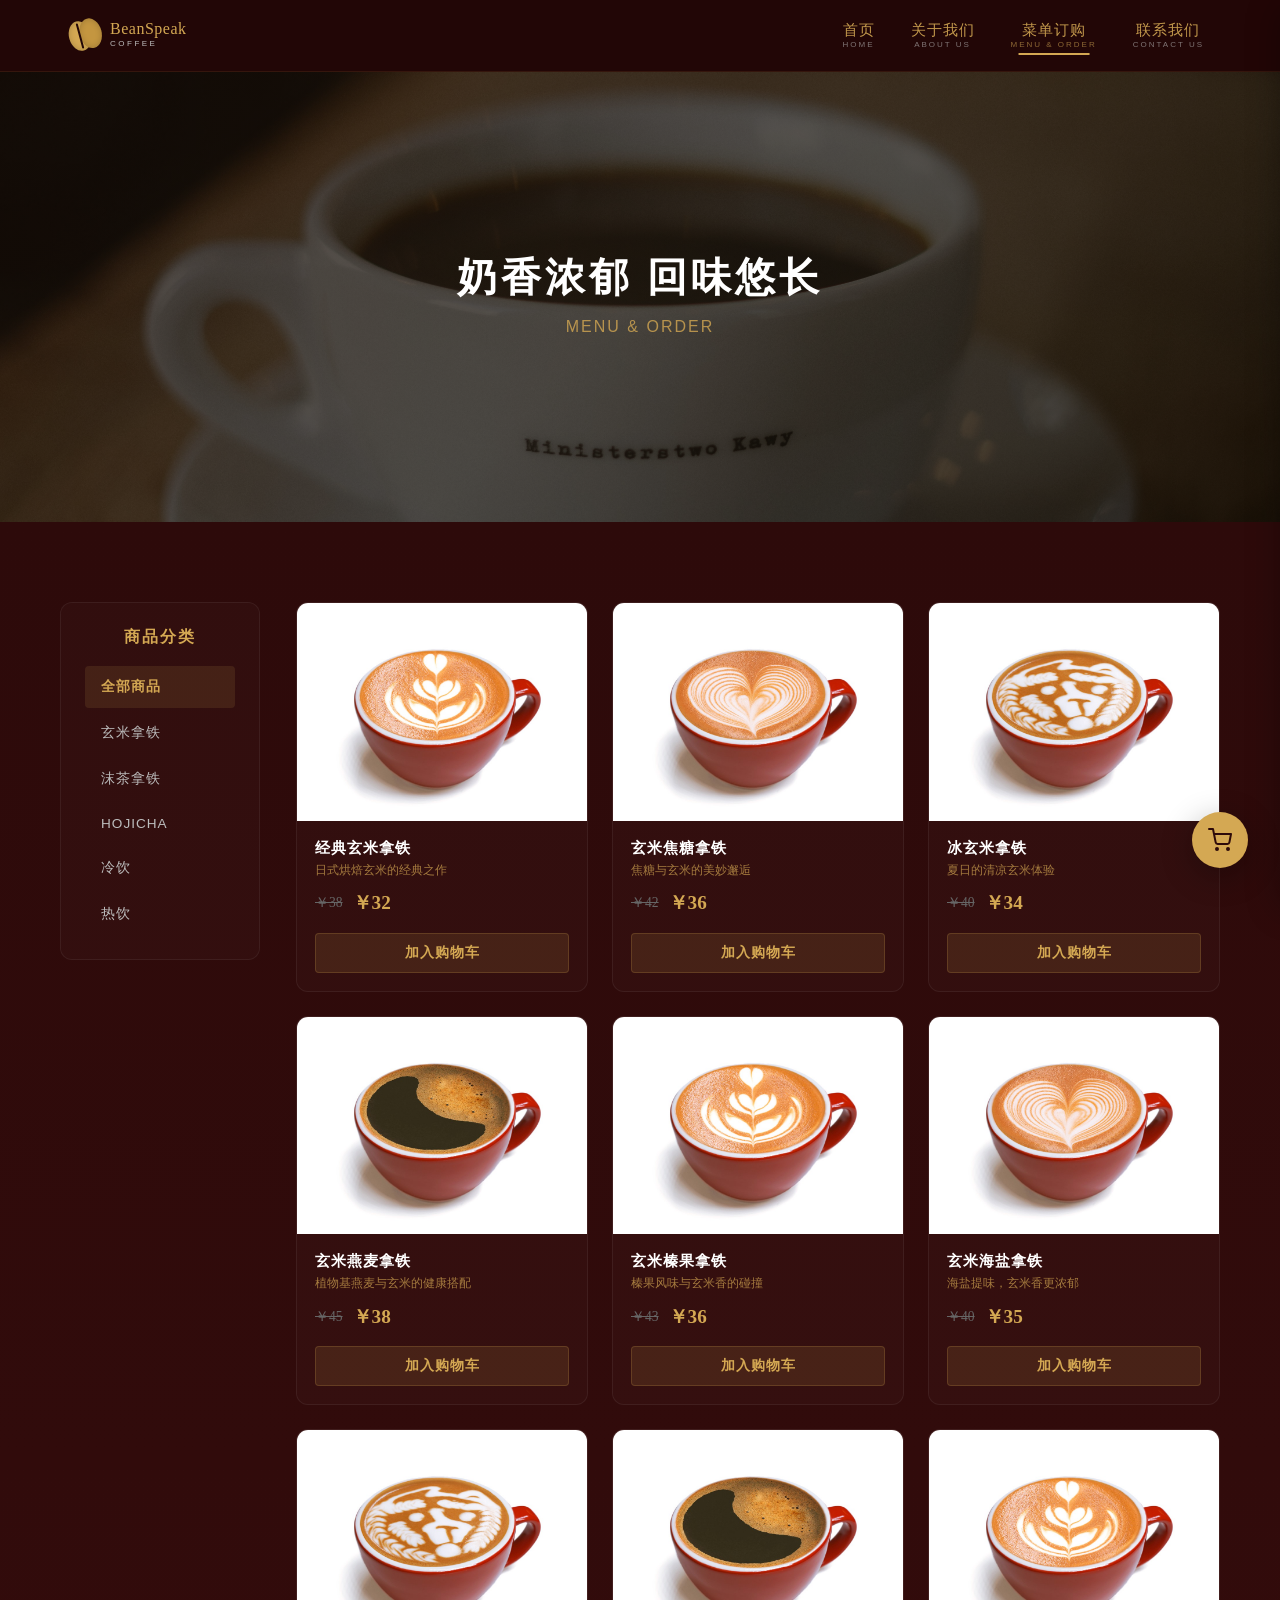
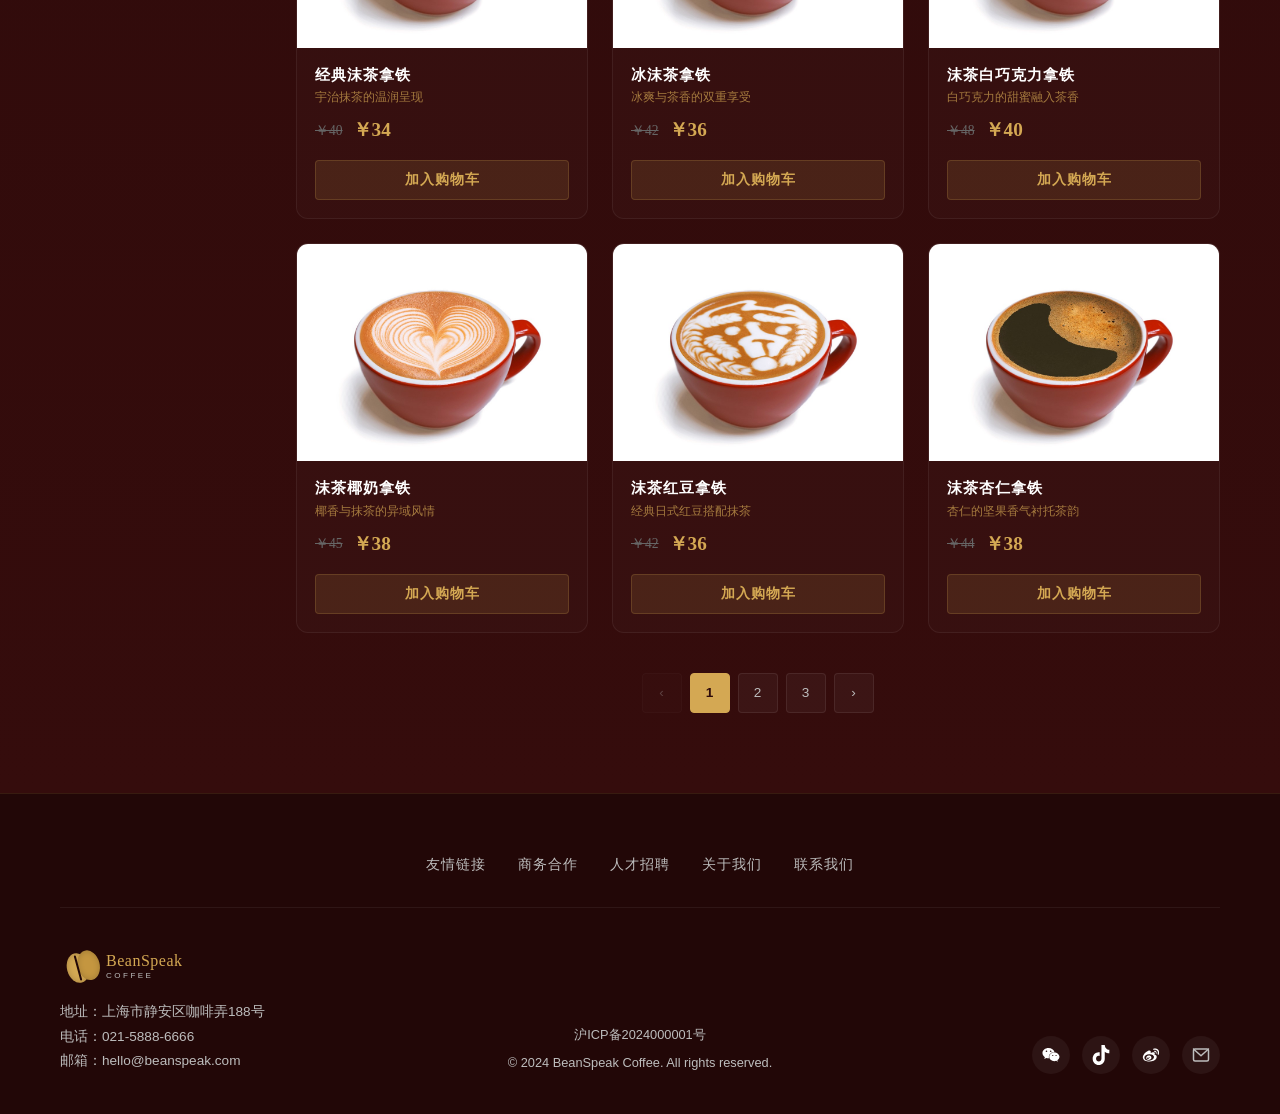
<file: menu.html>
<!DOCTYPE html>
<html lang="zh-CN">
<head>
  <meta charset="UTF-8">
  <meta name="viewport" content="width=device-width, initial-scale=1.0">
  <title>菜单与订购 - 豆语咖啡 BEANSPEAK COFFEE</title>
  <link rel="stylesheet" href="css/common.css">
  <link rel="stylesheet" href="css/menu.css">
</head>
<body data-page="menu">

  <!-- ============ HEADER ============ -->
  <header class="header">
    <div class="header__inner">
      <a href="index.html" class="header__logo">
        <div class="header__logo-icon">
          <span class="logo-bean-wrapper">
            <span class="logo-bean"></span>
          </span>
        </div>
        <span class="header__logo-text">
          <span class="logo-text-brand">BeanSpeak</span>
          <span class="logo-text-sub">COFFEE</span>
        </span>
      </a>

      <button class="nav__toggle" aria-label="菜单">
        <span></span><span></span><span></span>
      </button>

      <nav class="nav">
        <a href="index.html" class="nav__link" data-page="home">
          <span class="nav__zh">首页</span>
          <span class="nav__en">HOME</span>
        </a>
        <a href="about.html" class="nav__link" data-page="about">
          <span class="nav__zh">关于我们</span>
          <span class="nav__en">ABOUT US</span>
        </a>
        <a href="menu.html" class="nav__link nav__link--active" data-page="menu">
          <span class="nav__zh">菜单订购</span>
          <span class="nav__en">MENU &amp; ORDER</span>
        </a>
        <a href="contact.html" class="nav__link" data-page="contact">
          <span class="nav__zh">联系我们</span>
          <span class="nav__en">CONTACT US</span>
        </a>
      </nav>
    </div>
  </header>

  <!-- ============ MAIN ============ -->
  <main>

    <!-- Banner -->
    <section class="banner menu-banner">
      <div class="banner__content">
        <h1 class="banner__title">奶香浓郁 回味悠长</h1>
        <p class="banner__subtitle">MENU &amp; ORDER</p>
      </div>
    </section>

    <!-- Menu Layout -->
    <section class="section menu-section">
      <div class="container">
        <div class="menu-layout">

          <!-- Left: Category Sidebar -->
          <aside class="category-sidebar">
            <h3 class="category-sidebar__title">商品分类</h3>
            <ul class="category-list" id="categoryList">
              <li><button class="category-list__btn category-list__btn--active" data-category="all">全部商品</button></li>
              <li><button class="category-list__btn" data-category="genmai">玄米拿铁</button></li>
              <li><button class="category-list__btn" data-category="matcha">沫茶拿铁</button></li>
              <li><button class="category-list__btn" data-category="hojicha">HOJICHA</button></li>
              <li><button class="category-list__btn" data-category="cold">冷饮</button></li>
              <li><button class="category-list__btn" data-category="hot">热饮</button></li>
            </ul>
          </aside>

          <!-- Right: Product Grid Area -->
          <div class="products-area">
            <div class="product-grid" id="productGrid">
              <!-- JS动态渲染 -->
            </div>

            <!-- Pagination -->
            <div class="pagination" id="pagination">
              <!-- JS动态渲染 -->
            </div>
          </div>

        </div>
      </div>
    </section>

  </main>

  <!-- ============ CART PANEL ============ -->
  <aside class="cart-panel" id="cartPanel">
    <div class="cart-panel__header">
      <h3 class="cart-panel__title">
        <svg class="cart-panel__title-icon" viewBox="0 0 24 24" fill="none" stroke="currentColor" stroke-width="2" stroke-linecap="round" stroke-linejoin="round">
          <circle cx="9" cy="21" r="1"/><circle cx="20" cy="21" r="1"/>
          <path d="M1 1h4l2.68 13.39a2 2 0 0 0 2 1.61h9.72a2 2 0 0 0 2-1.61L23 6H6"/>
        </svg>
        购物车
      </h3>
      <button class="cart-panel__close" id="cartClose" aria-label="关闭购物车">&times;</button>
    </div>

    <div class="cart-panel__items" id="cartItems">
      <!-- JS动态渲染 -->
    </div>

    <div class="cart-panel__footer">
      <div class="cart-panel__total">
        <span>合计：</span>
        <span class="cart-panel__total-price" id="cartTotal">￥0</span>
      </div>
      <div class="cart-panel__actions">
        <button class="btn btn--outline" id="cartClear">清空购物车</button>
        <button class="btn btn--primary" id="cartOrder">下单</button>
      </div>
    </div>
  </aside>

  <!-- Cart Toggle Button (Floating) -->
  <button class="cart-float-btn" id="cartFloatBtn" aria-label="购物车">
    <svg viewBox="0 0 24 24" fill="none" stroke="currentColor" stroke-width="2" stroke-linecap="round" stroke-linejoin="round" width="24" height="24">
      <circle cx="9" cy="21" r="1"/><circle cx="20" cy="21" r="1"/>
      <path d="M1 1h4l2.68 13.39a2 2 0 0 0 2 1.61h9.72a2 2 0 0 0 2-1.61L23 6H6"/>
    </svg>
    <span class="cart-float-btn__count" id="cartFloatCount"></span>
  </button>

  <!-- ============ FOOTER ============ -->
  <footer class="footer">
    <div class="container">
      <div class="footer__links">
        <a href="#">友情链接</a>
        <a href="#">商务合作</a>
        <a href="#">人才招聘</a>
        <a href="about.html">关于我们</a>
        <a href="contact.html">联系我们</a>
      </div>
    </div>
    <div class="footer__bottom">
      <div class="footer__col--left">
        <div class="footer__logo">
          <div class="footer__logo-icon">
            <span class="logo-bean-wrapper">
              <span class="logo-bean"></span>
            </span>
          </div>
          <span class="footer__logo-text">
            <span class="logo-text-brand">BeanSpeak</span>
            <span class="logo-text-sub">COFFEE</span>
          </span>
        </div>
        <p class="footer__contact">
          地址：上海市静安区咖啡弄188号<br>
          电话：021-5888-6666<br>
          邮箱：hello@beanspeak.com
        </p>
      </div>
      <div class="footer__col--center">
        <p><a href="https://beian.miit.gov.cn/" target="_blank" rel="noopener">沪ICP备2024000001号</a></p>
        <p>&copy; 2024 BeanSpeak Coffee. All rights reserved.</p>
      </div>
      <div class="footer__col--right">
        <a class="footer__social-icon" href="#" aria-label="微信" title="微信">
          <img src="svg icon/微信.svg" alt="微信">
        </a>
        <a class="footer__social-icon" href="#" aria-label="抖音" title="抖音">
          <img src="svg icon/抖音.svg" alt="抖音">
        </a>
        <a class="footer__social-icon" href="#" aria-label="新浪微博" title="新浪微博">
          <img src="svg icon/新浪.svg" alt="新浪微博">
        </a>
        <a class="footer__social-icon" href="mailto:hello@beanspeak.com" aria-label="邮箱" title="邮箱">
          <svg viewBox="0 0 24 24" fill="none" stroke="currentColor" stroke-width="2" stroke-linecap="round" stroke-linejoin="round"><rect x="2" y="4" width="20" height="16" rx="2"/><path d="M22 4L12 13 2 4"/></svg>
        </a>
      </div>
    </div>
  </footer>

  <!-- Scripts -->
  <script src="js/common.js"></script>
  <script src="js/menu.js"></script>
  <script>
    document.addEventListener('DOMContentLoaded', function() {
      BeanSpeak.Nav.init();
      if (BeanSpeak.MenuPage) BeanSpeak.MenuPage.init();
    });
  </script>
</body>
</html>
</file>
<file: css/common.css>
/* ============================================
   BeanSpeak Coffee - Common Styles
   Global: CSS Variables, Reset, Nav, Footer
   ============================================ */

/* --- CSS Custom Properties --- */
:root {
  --primary: #6D1A1A;
  --primary-dark: #4A0E0E;
  --secondary: #3E2723;
  --accent: #D4A853;
  --white: #FFFFFF;
  --danger: #C0392B;
  --text-light: #BDBDBD;
  --bg-dark: #2D0A0A;
  --bg-dark-alt: #350C0C;
  --bg-footer: #220707;

  --font-heading: 'Georgia', 'Times New Roman', serif;
  --font-body: 'Segoe UI', 'Helvetica Neue', Arial, sans-serif;
  --font-script: 'Segoe Script', 'Brush Script MT', 'French Script MT', cursive;
  --font-mono: 'Consolas', 'Courier New', monospace;

  --transition-fast: 200ms ease;
  --transition-normal: 300ms ease;
  --transition-slow: 500ms ease;

  --shadow-sm: 0 2px 8px rgba(0,0,0,0.15);
  --shadow-md: 0 4px 16px rgba(0,0,0,0.2);
  --shadow-lg: 0 8px 32px rgba(0,0,0,0.3);
  --shadow-hover: 0 12px 36px rgba(0,0,0,0.35);
  --lift-hover: translateY(-6px);

  --container-max: 1200px;
  --nav-height: 72px;

  --radius-sm: 4px;
  --radius-md: 8px;
  --radius-lg: 12px;
}

/* --- Reset --- */
*,
*::before,
*::after {
  box-sizing: border-box;
  margin: 0;
  padding: 0;
}

html {
  scroll-behavior: smooth;
  -webkit-text-size-adjust: 100%;
}

body {
  font-family: var(--font-body);
  color: var(--white);
  background-color: var(--bg-dark);
  line-height: 1.6;
  overflow-x: hidden;
  padding-top: var(--nav-height);
  min-height: 100vh;
}

img {
  max-width: 100%;
  display: block;
  object-fit: cover;
}

a {
  text-decoration: none;
  color: inherit;
}

ul, ol {
  list-style: none;
}

button {
  cursor: pointer;
  border: none;
  background: none;
  font-family: inherit;
  font-size: inherit;
  color: inherit;
}

input, textarea {
  font-family: inherit;
  font-size: inherit;
}

h1, h2, h3, h4, h5, h6 {
  font-family: var(--font-heading);
  font-weight: 700;
  line-height: 1.2;
}

/* --- Utility Classes --- */
.container {
  max-width: var(--container-max);
  margin: 0 auto;
  padding: 0 20px;
}

.section {
  padding: 80px 0;
}

.section__title {
  text-align: center;
  font-size: 2rem;
  color: var(--accent);
  margin-bottom: 12px;
  letter-spacing: 2px;
}

.section__subtitle {
  text-align: center;
  font-size: 0.95rem;
  color: var(--text-light);
  margin-bottom: 48px;
  letter-spacing: 1px;
}

.btn {
  display: inline-flex;
  align-items: center;
  justify-content: center;
  padding: 12px 32px;
  border-radius: var(--radius-sm);
  font-weight: 600;
  letter-spacing: 1px;
  transition: all var(--transition-normal);
  text-transform: uppercase;
  font-size: 0.9rem;
}

.btn--primary {
  background-color: var(--accent);
  color: var(--bg-dark);
}

.btn--primary:hover {
  background-color: #c49640;
  transform: scale(1.05);
  box-shadow: var(--shadow-md);
}

.btn--outline {
  border: 2px solid var(--accent);
  color: var(--accent);
  background: transparent;
}

.btn--outline:hover {
  background-color: var(--accent);
  color: var(--bg-dark);
  transform: scale(1.05);
}

.btn--danger {
  background-color: var(--danger);
  color: var(--white);
}

.btn--danger:hover {
  background-color: #a93226;
  transform: scale(1.05);
}

/* --- Image Placeholder --- */
.image-placeholder {
  background: linear-gradient(135deg, var(--secondary) 0%, var(--primary) 50%, var(--primary-dark) 100%);
  border-radius: var(--radius-md);
  display: flex;
  align-items: center;
  justify-content: center;
  color: var(--accent);
  font-size: 1.5rem;
  font-family: var(--font-heading);
  letter-spacing: 1px;
  position: relative;
  overflow: hidden;
  min-height: 200px;
}

.image-placeholder span {
  position: relative;
  z-index: 1;
  text-align: center;
  padding: 20px;
  font-size: 0.85rem;
  color: var(--text-light);
}

/* =========================================
   Logo (Coffee Bean CSS Art)
   ========================================= */

/* Coffee bean constructed from two overlapping ellipses */
.logo-bean {
  display: block;
  width: 22px;
  height: 30px;
  background: var(--accent);
  border-radius: 50%;
  position: relative;
  transform: rotate(-15deg);
  box-shadow: inset 0 0 6px rgba(0,0,0,0.2);
}

.logo-bean::after {
  content: '';
  position: absolute;
  right: -11px;
  top: 0;
  width: 22px;
  height: 30px;
  background: #c49640;
  border-radius: 50%;
  box-shadow: inset 0 0 6px rgba(0,0,0,0.2);
}

/* Crease line in the center */
.logo-bean-wrapper {
  position: relative;
  display: flex;
  align-items: center;
  justify-content: center;
  width: 40px;
  height: 44px;
}

.logo-bean-wrapper::after {
  content: '';
  position: absolute;
  top: 50%;
  left: 50%;
  transform: translate(-50%, -50%) rotate(-15deg);
  width: 2px;
  height: 26px;
  background: var(--bg-footer);
  border-radius: 1px;
  z-index: 2;
}

/* Logo Text */
.logo-text-brand {
  font-family: var(--font-script);
  font-size: 1rem;
  color: var(--accent);
  letter-spacing: 0.5px;
  line-height: 1;
  display: block;
}

.logo-text-sub {
  font-family: var(--font-body);
  font-size: 0.5rem;
  color: var(--text-light);
  letter-spacing: 2.5px;
  font-weight: 400;
  display: block;
  margin-top: 1px;
}

/* =========================================
   Header / Navigation
   ========================================= */
.header {
  position: fixed;
  top: 0;
  left: 0;
  width: 100%;
  height: var(--nav-height);
  background-color: rgba(34, 7, 7, 0.95);
  backdrop-filter: blur(10px);
  -webkit-backdrop-filter: blur(10px);
  z-index: 1000;
  transition: box-shadow var(--transition-normal);
  border-bottom: 1px solid rgba(212, 168, 83, 0.1);
}

.header--scrolled {
  box-shadow: 0 4px 20px rgba(0, 0, 0, 0.5);
  border-bottom-color: rgba(212, 168, 83, 0.25);
}

.header__inner {
  max-width: var(--container-max);
  margin: 0 auto;
  padding: 0 20px;
  height: 100%;
  display: flex;
  align-items: center;
  justify-content: space-between;
}

.header__logo {
  display: flex;
  align-items: center;
  gap: 10px;
  text-decoration: none;
}

.header__logo-icon {
  width: 40px;
  height: 44px;
  display: flex;
  align-items: center;
  justify-content: center;
  flex-shrink: 0;
}

.header__logo-text {
  display: flex;
  flex-direction: column;
  justify-content: center;
}

/* --- Desktop Nav --- */
.nav {
  display: flex;
  align-items: center;
  gap: 4px;
}

.nav__link {
  padding: 6px 16px;
  font-size: 0.8rem;
  font-weight: 600;
  letter-spacing: 1.5px;
  color: var(--text-light);
  transition: all var(--transition-normal);
  border-radius: var(--radius-sm);
  position: relative;
  display: flex;
  flex-direction: column;
  align-items: center;
  line-height: 1.3;
}

.nav__zh {
  font-size: 0.95rem;
  font-weight: 500;
  letter-spacing: 1px;
  color: var(--accent);
  opacity: 0.9;
}

.nav__en {
  font-size: 0.5rem;
  font-weight: 400;
  letter-spacing: 2px;
  opacity: 0.6;
}

.nav__link::after {
  content: '';
  position: absolute;
  bottom: 2px;
  left: 50%;
  transform: translateX(-50%) scaleX(0);
  width: 60%;
  height: 2px;
  background-color: var(--accent);
  transition: transform var(--transition-normal);
}

.nav__link:hover {
  color: var(--accent);
}

.nav__link:hover::after {
  transform: translateX(-50%) scaleX(1);
}

.nav__link--active {
  color: var(--accent);
}

.nav__link--active::after {
  transform: translateX(-50%) scaleX(1);
}

/* --- Cart Count Badge --- */
.nav__cart-count {
  display: inline-flex;
  align-items: center;
  justify-content: center;
  background-color: var(--accent);
  color: var(--bg-dark);
  font-size: 0.7rem;
  font-weight: 700;
  width: 20px;
  height: 20px;
  border-radius: 50%;
  margin-left: 4px;
  transition: transform var(--transition-fast);
}

.nav__cart-count:empty {
  display: none;
}

/* --- Mobile Menu Toggle --- */
.nav__toggle {
  display: none;
  flex-direction: column;
  gap: 5px;
  padding: 8px;
  z-index: 1001;
}

.nav__toggle span {
  display: block;
  width: 24px;
  height: 2px;
  background-color: var(--accent);
  transition: all var(--transition-normal);
  border-radius: 2px;
}

.nav__toggle--open span:nth-child(1) {
  transform: translateY(7px) rotate(45deg);
}

.nav__toggle--open span:nth-child(2) {
  opacity: 0;
}

.nav__toggle--open span:nth-child(3) {
  transform: translateY(-7px) rotate(-45deg);
}

/* =========================================
   SVG Icons (Inline, Shared)
   ========================================= */
.svg-icon {
  display: inline-block;
  width: 20px;
  height: 20px;
  vertical-align: middle;
  fill: none;
  stroke: currentColor;
  stroke-width: 2;
  stroke-linecap: round;
  stroke-linejoin: round;
}

/* =========================================
   Number Display (tabular figures)
   ========================================= */
.price,
.cart-panel__total-price,
.timeline__year,
.menu-product-card__price,
.menu-product-card__price-original,
.cart-item__price {
  font-variant-numeric: tabular-nums;
  font-feature-settings: "tnum";
  font-family: 'Georgia', 'Constantia', 'Times New Roman', serif;
}

/* =========================================
   Footer
   ========================================= */
.footer {
  background-color: var(--bg-footer);
  border-top: 1px solid rgba(212, 168, 83, 0.12);
  padding: 60px 0 0;
}

.footer__links {
  display: flex;
  justify-content: center;
  gap: 32px;
  padding-bottom: 32px;
  border-bottom: 1px solid rgba(255, 255, 255, 0.06);
  flex-wrap: wrap;
}

.footer__links a {
  color: var(--text-light);
  font-size: 0.85rem;
  letter-spacing: 1px;
  transition: color var(--transition-fast);
}

.footer__links a:hover {
  color: var(--accent);
}

.footer__bottom {
  max-width: var(--container-max);
  margin: 0 auto;
  padding: 40px 20px;
  display: grid;
  grid-template-columns: 1fr 1fr 1fr;
  gap: 32px;
}

.footer__col--left {
  display: flex;
  flex-direction: column;
  gap: 12px;
}

.footer__col--left .footer__logo {
  display: flex;
  align-items: center;
  gap: 10px;
}

.footer__logo-icon {
  width: 36px;
  height: 40px;
  display: flex;
  align-items: center;
  justify-content: center;
  flex-shrink: 0;
}

.footer__logo-text {
  display: flex;
  flex-direction: column;
  justify-content: center;
}

.footer__contact {
  color: var(--text-light);
  font-size: 0.85rem;
  line-height: 1.8;
}

.footer__col--center {
  display: flex;
  flex-direction: column;
  align-items: center;
  justify-content: flex-end;
  gap: 8px;
  color: var(--text-light);
  font-size: 0.8rem;
}

.footer__col--right {
  display: flex;
  align-items: flex-end;
  justify-content: flex-end;
  gap: 12px;
}

.footer__social-icon {
  width: 38px;
  height: 38px;
  border-radius: 50%;
  background: rgba(255, 255, 255, 0.05);
  display: flex;
  align-items: center;
  justify-content: center;
  transition: all var(--transition-normal);
  color: var(--text-light);
}

.footer__social-icon img {
  width: 20px;
  height: 20px;
  display: block;
}

.footer__social-icon svg {
  width: 18px;
  height: 18px;
}

.footer__social-icon:hover {
  background-color: var(--accent);
  color: var(--bg-dark);
  transform: translateY(-3px);
}

.footer__social-icon--text {
  font-size: 0.75rem;
  font-weight: 600;
  letter-spacing: 1px;
  color: var(--text-light);
}

.footer__social-icon--text:hover {
  color: var(--bg-dark);
}

/* =========================================
   Banner (Shared: about/menu/contact)
   ========================================= */
.banner {
  position: relative;
  height: 50vh;
  min-height: 360px;
  display: flex;
  align-items: center;
  justify-content: center;
  background: linear-gradient(135deg, #2D0A0A 0%, var(--secondary) 25%, var(--primary) 50%, var(--primary-dark) 100%);
  overflow: hidden;
}

.banner::before {
  content: '';
  position: absolute;
  inset: 0;
  background: radial-gradient(ellipse at center, rgba(212, 168, 83, 0.06) 0%, transparent 70%);
}

.banner__content {
  text-align: center;
  position: relative;
  z-index: 1;
  padding: 0 20px;
}

.banner__title {
  font-size: 2.5rem;
  color: var(--white);
  letter-spacing: 4px;
  margin-bottom: 12px;
}

.banner__subtitle {
  font-size: 1rem;
  color: var(--accent);
  letter-spacing: 2px;
  opacity: 0.8;
}

/* =========================================
   Modal
   ========================================= */
.modal-overlay {
  position: fixed;
  inset: 0;
  background: rgba(0, 0, 0, 0.7);
  z-index: 2000;
  display: flex;
  align-items: center;
  justify-content: center;
  animation: fadeIn 200ms ease;
}

.modal {
  background: #2D0A0A;
  border: 1px solid rgba(212, 168, 83, 0.2);
  border-radius: var(--radius-lg);
  padding: 40px;
  text-align: center;
  max-width: 420px;
  width: 90%;
  animation: scaleIn 300ms ease;
}

.modal__icon {
  width: 48px;
  height: 48px;
  margin: 0 auto 12px;
  border-radius: 50%;
  background: rgba(212, 168, 83, 0.15);
  display: flex;
  align-items: center;
  justify-content: center;
  color: var(--accent);
  font-size: 1.5rem;
  line-height: 1;
}

.modal__title {
  font-size: 1.5rem;
  color: var(--accent);
  margin-bottom: 8px;
}

.modal__message {
  color: var(--text-light);
  margin-bottom: 24px;
  font-size: 0.95rem;
}

@keyframes fadeIn {
  from { opacity: 0; }
  to { opacity: 1; }
}

@keyframes scaleIn {
  from { opacity: 0; transform: scale(0.9); }
  to { opacity: 1; transform: scale(1); }
}

/* =========================================
   Reduced Motion
   ========================================= */
@media (prefers-reduced-motion: reduce) {
  *,
  *::before,
  *::after {
    animation-duration: 0.01ms !important;
    animation-iteration-count: 1 !important;
    transition-duration: 0.01ms !important;
    scroll-behavior: auto !important;
  }
}

/* =========================================
   Responsive - Tablet
   ========================================= */
@media (max-width: 1024px) {
  .footer__bottom {
    grid-template-columns: 1fr 1fr;
  }

  .footer__col--right {
    grid-column: 1 / -1;
    justify-content: center;
  }
}

/* =========================================
   Responsive - Mobile
   ========================================= */
@media (max-width: 768px) {
  :root {
    --nav-height: 60px;
  }

  .header__logo-icon {
    width: 34px;
    height: 38px;
  }

  .logo-bean {
    width: 18px;
    height: 24px;
  }

  .logo-bean::after {
    width: 18px;
    height: 24px;
    right: -9px;
  }

  .logo-bean-wrapper::after {
    height: 20px;
  }

  .logo-text-brand {
    font-size: 0.85rem;
  }

  .logo-text-sub {
    font-size: 0.45rem;
    letter-spacing: 2px;
  }

  /* Mobile Nav */
  .nav__toggle {
    display: flex;
  }

  .nav {
    position: fixed;
    top: 0;
    right: 0;
    width: 280px;
    height: 100vh;
    background: rgba(34, 7, 7, 0.98);
    backdrop-filter: blur(20px);
    -webkit-backdrop-filter: blur(20px);
    flex-direction: column;
    padding: 100px 32px 32px;
    gap: 8px;
    transform: translateX(100%);
    transition: transform var(--transition-normal);
    border-left: 1px solid rgba(212, 168, 83, 0.1);
  }

  .nav--open {
    transform: translateX(0);
  }

  .nav__link {
    width: 100%;
    padding: 14px 16px;
    font-size: 0.9rem;
    border-bottom: 1px solid rgba(255, 255, 255, 0.04);
    align-items: flex-start;
  }

  .nav__link::after {
    display: none;
  }

  /* Footer */
  .footer__bottom {
    grid-template-columns: 1fr;
    text-align: center;
  }

  .footer__col--left {
    align-items: center;
  }

  .footer__col--center {
    align-items: center;
  }

  .footer__col--right {
    justify-content: center;
  }

  .footer__links {
    gap: 16px;
  }

  /* Shared Banner */
  .banner {
    height: 40vh;
    min-height: 280px;
  }

  .banner__title {
    font-size: 1.8rem;
    letter-spacing: 2px;
  }

  .section {
    padding: 48px 0;
  }

  .section__title {
    font-size: 1.5rem;
  }
}
</file>
<file: css/home.css>
/* ============================================
   BeanSpeak Coffee - Home Page Styles
   Hero Banner, Carousel, Promo/Env Cards
   ============================================ */

/* --- Hero Banner --- */
.hero {
  position: relative;
  height: calc(100vh - var(--nav-height));
  min-height: 560px;
  display: flex;
  align-items: center;
  justify-content: center;
  overflow: hidden;
}

.hero__bg {
  position: absolute;
  inset: 0;
}

.hero__bg img {
  width: 100%;
  height: 100%;
  object-fit: cover;
}

.hero__placeholder {
  width: 100%;
  height: 100%;
  border-radius: 0;
  background: linear-gradient(160deg,
    #2D0A0A 0%,
    var(--secondary) 25%,
    var(--primary) 50%,
    var(--primary-dark) 75%,
    #2D0A0A 100%
  );
  font-size: 3rem;
}

.hero__overlay {
  position: absolute;
  inset: 0;
  background: linear-gradient(
    to bottom,
    rgba(0,0,0,0.4) 0%,
    rgba(0,0,0,0.6) 50%,
    rgba(0,0,0,0.85) 100%
  );
}

.hero__content {
  position: relative;
  z-index: 2;
  text-align: center;
  padding: 0 20px;
  animation: heroFadeUp 1s ease;
}

.hero__title {
  font-size: 3.5rem;
  color: var(--white);
  letter-spacing: 6px;
  margin-bottom: 16px;
  text-shadow: 0 2px 12px rgba(0,0,0,0.5);
}

.hero__subtitle {
  font-size: 1.15rem;
  color: var(--accent);
  letter-spacing: 4px;
  margin-bottom: 40px;
  opacity: 0.85;
}

.hero__cta {
  font-size: 1rem;
  padding: 16px 48px;
}

.hero__scroll-indicator {
  position: absolute;
  bottom: 32px;
  left: 50%;
  transform: translateX(-50%);
  z-index: 2;
}

.hero__scroll-indicator span {
  display: block;
  width: 24px;
  height: 40px;
  border: 2px solid rgba(212, 168, 83, 0.5);
  border-radius: 12px;
  position: relative;
}

.hero__scroll-indicator span::after {
  content: '';
  position: absolute;
  top: 8px;
  left: 50%;
  transform: translateX(-50%);
  width: 4px;
  height: 8px;
  background: var(--accent);
  border-radius: 2px;
  animation: scrollBounce 2s ease infinite;
}

@keyframes heroFadeUp {
  from { opacity: 0; transform: translateY(40px); }
  to { opacity: 1; transform: translateY(0); }
}

@keyframes scrollBounce {
  0%, 100% { transform: translateX(-50%) translateY(0); opacity: 1; }
  50% { transform: translateX(-50%) translateY(12px); opacity: 0.3; }
}

/* --- Featured / Carousel --- */
.featured {
  background: linear-gradient(to bottom, var(--bg-dark), var(--bg-dark-alt));
}

.carousel {
  position: relative;
  margin-top: 16px;
}

.carousel__viewport {
  overflow: hidden;
  margin: 0 48px;
}

.carousel__track {
  display: flex;
  gap: 24px;
  scroll-behavior: smooth;
  scroll-snap-type: x mandatory;
  overflow-x: auto;
  scrollbar-width: none;
  -ms-overflow-style: none;
  padding: 8px 0;
}

.carousel__track::-webkit-scrollbar {
  display: none;
}

/* Product Card */
.product-card {
  flex: 0 0 calc(25% - 18px);
  min-width: 220px;
  scroll-snap-align: start;
  display: flex;
  flex-direction: column;
  background: rgba(255,255,255,0.06);
  border: 1px solid rgba(255,255,255,0.08);
  border-radius: var(--radius-lg);
  overflow: hidden;
  transition: all var(--transition-normal);
  cursor: pointer;
}

.product-card:hover {
  transform: var(--lift-hover);
  box-shadow: var(--shadow-hover);
  border-color: rgba(212, 168, 83, 0.3);
}

.product-card__img {
  aspect-ratio: 3 / 2;
  width: 100%;
  object-fit: cover;
  flex-shrink: 0;
}

.product-card__body {
  padding: 20px;
  background: rgba(30, 5, 5, 0.85);
  flex: 1;
  display: flex;
  flex-direction: column;
  justify-content: flex-start;
}

.product-card__name {
  font-size: 1.05rem;
  font-family: var(--font-heading);
  color: var(--accent);
  margin-bottom: 8px;
  letter-spacing: 1px;
}

.product-card__desc {
  font-size: 0.85rem;
  color: #ccc;
  line-height: 1.6;
}

/* Carousel Arrows */
.carousel__arrow {
  position: absolute;
  top: 50%;
  transform: translateY(-50%);
  width: 44px;
  height: 44px;
  border-radius: 50%;
  background: rgba(255,255,255,0.08);
  color: var(--accent);
  font-size: 1.2rem;
  display: flex;
  align-items: center;
  justify-content: center;
  transition: all var(--transition-normal);
  z-index: 10;
  border: 1px solid rgba(212,168,83,0.2);
}

.carousel__arrow:hover {
  background: var(--accent);
  color: var(--bg-dark);
  box-shadow: var(--shadow-md);
}

.carousel__arrow--left { left: 0; }
.carousel__arrow--right { right: 0; }

/* Carousel Dots */
.carousel__dots {
  display: flex;
  justify-content: center;
  gap: 10px;
  margin-top: 24px;
}

.carousel__dot {
  width: 10px;
  height: 10px;
  border-radius: 50%;
  background: rgba(255,255,255,0.15);
  transition: all var(--transition-normal);
}

.carousel__dot--active {
  background: var(--accent);
  transform: scale(1.3);
}

/* --- Promo Grid --- */
.promo-section {
  background: var(--bg-dark-alt);
}

.promo-grid {
  display: grid;
  grid-template-columns: 1fr 1fr;
  gap: 48px;
  align-items: stretch;
}

.promo-grid__left,
.promo-grid__right {
  display: flex;
  flex-direction: column;
  height: 100%;
}

.section__title--left,
.section__subtitle--left {
  text-align: left;
}

/* Promo Cards */
.promo-card {
  display: flex;
  gap: 20px;
  flex: 1;
  position: relative;
  background: rgba(255,255,255,0.02);
  border: 1px solid rgba(255,255,255,0.06);
  border-radius: var(--radius-lg);
  overflow: hidden;
  transition: border-color var(--transition-normal);
  margin-bottom: 20px;
}

.promo-card:hover {
  box-shadow: var(--shadow-hover);
  border-color: rgba(212, 168, 83, 0.25);
}

.promo-card:last-child {
  margin-bottom: 0;
}

.promo-card__img {
  flex: 0 0 160px;
  width: 160px;
  object-fit: cover;
  border-radius: var(--radius-lg) 0 0 var(--radius-lg);
}

.promo-card__body {
  padding: 20px 20px 20px 0;
  flex: 1;
  position: relative;
  z-index: 1;
}

.promo-card__title {
  font-size: 1rem;
  font-family: var(--font-heading);
  color: var(--white);
  margin-bottom: 8px;
  letter-spacing: 1px;
}

.promo-card__desc {
  font-size: 0.85rem;
  color: var(--text-light);
  line-height: 1.6;
  margin-bottom: 12px;
}

.promo-card__tag {
  display: inline-block;
  padding: 4px 12px;
  background: rgba(212, 168, 83, 0.15);
  color: var(--accent);
  font-size: 0.75rem;
  border-radius: var(--radius-sm);
  letter-spacing: 1px;
}

/* --- Expanded State: image fills card, text overlays --- */
.promo-card--expanded {
  flex: 0 0 auto;
  overflow: visible;
}

.promo-card--expanded .promo-card__img {
  position: absolute;
  inset: 0;
  width: 100%;
  height: 100%;
  flex: unset;
  border-radius: var(--radius-lg);
  opacity: 0.22;
  object-fit: cover;
  z-index: 0;
}

.promo-card--expanded .promo-card__body {
  padding: 24px;
  width: 100%;
  background: linear-gradient(135deg, rgba(20,3,3,0.94) 0%, rgba(30,5,5,0.85) 100%);
}

/* Promo Card Toggle (Collapsible Detail) */
.promo-card__toggle {
  display: inline-flex;
  align-items: center;
  gap: 6px;
  padding: 6px 0;
  margin-top: 8px;
  color: var(--accent);
  font-size: 0.8rem;
  letter-spacing: 1px;
  transition: all var(--transition-fast);
  opacity: 0.8;
}

.promo-card__toggle:hover {
  opacity: 1;
}

.promo-card__toggle-icon {
  display: inline-block;
  font-size: 0.6rem;
  transition: transform var(--transition-normal);
}

.promo-card__toggle[aria-expanded="true"] .promo-card__toggle-icon {
  transform: rotate(180deg);
}

.promo-card__detail {
  max-height: 0;
  overflow: hidden;
  transition: max-height 300ms ease;
  margin-top: 0;
}

.promo-card--expanded .promo-card__detail {
  max-height: 600px;
  margin-top: 16px;
}

.promo-card__detail-inner {
  padding: 16px;
  background: rgba(212, 168, 83, 0.06);
  border-left: 3px solid var(--accent);
  border-radius: 0 var(--radius-sm) var(--radius-sm) 0;
  font-size: 0.82rem;
  color: var(--text-light);
  line-height: 1.8;
}

.promo-card__detail-inner p {
  margin-bottom: 4px;
}

.promo-card__detail-inner p:last-child {
  margin-bottom: 0;
}

.promo-card__detail-inner strong {
  color: var(--accent);
  font-weight: 600;
}

/* Environment Cards */
.env-card {
  position: relative;
  flex: 1;
  border-radius: var(--radius-lg);
  overflow: hidden;
  margin-bottom: 20px;
  transition: all var(--transition-normal);
}

.env-card:last-child {
  margin-bottom: 0;
}

.env-card:hover {
  transform: var(--lift-hover);
  box-shadow: var(--shadow-hover);
}

.env-card__img {
  aspect-ratio: 16 / 9;
  width: 100%;
  height: 100%;
  object-fit: cover;
  min-height: auto;
  border-radius: 0;
  font-size: 0.8rem;
}

.env-card__overlay {
  position: absolute;
  inset: 0;
  background: linear-gradient(to top, rgba(0,0,0,0.85) 0%, rgba(0,0,0,0.1) 100%);
  display: flex;
  flex-direction: column;
  justify-content: flex-end;
  padding: 24px;
}

.env-card__title {
  font-size: 1.15rem;
  font-family: var(--font-heading);
  color: var(--accent);
  margin-bottom: 6px;
  letter-spacing: 1px;
}

.env-card__desc {
  font-size: 0.85rem;
  color: var(--text-light);
  line-height: 1.5;
}

/* =========================================
   Responsive - Tablet
   ========================================= */
@media (max-width: 1024px) {
  .hero__title {
    font-size: 2.5rem;
    letter-spacing: 4px;
  }

  .promo-grid {
    grid-template-columns: 1fr;
    gap: 40px;
  }

  .product-card {
    flex: 0 0 calc(33.333% - 16px);
  }
}

/* =========================================
   Responsive - Mobile
   ========================================= */
@media (max-width: 768px) {
  .hero {
    min-height: 480px;
    height: 70vh;
  }

  .hero__title {
    font-size: 1.8rem;
    letter-spacing: 2px;
  }

  .hero__subtitle {
    font-size: 0.9rem;
    letter-spacing: 2px;
  }

  .hero__cta {
    padding: 12px 32px;
    font-size: 0.85rem;
  }

  .carousel__viewport {
    margin: 0 36px;
  }

  .product-card {
    flex: 0 0 calc(100% - 0px);
    min-width: auto;
  }

  .promo-card {
    flex-direction: column;
  }

  .promo-card__img {
    flex: 0 0 auto;
    aspect-ratio: 16 / 9;
    width: 100%;
  }

  .promo-card__body {
    padding: 16px;
  }

  .carousel__arrow {
    width: 36px;
    height: 36px;
    font-size: 1rem;
  }

  .env-card__overlay {
    padding: 16px;
  }
}

@media (max-width: 430px) {
  .hero__title {
    font-size: 1.5rem;
  }

  .carousel__viewport {
    margin: 0 28px;
  }

  .carousel__arrow {
    width: 30px;
    height: 30px;
    font-size: 0.85rem;
  }
}
</file>
<file: css/about.css>
/* ============================================
   BeanSpeak Coffee - About Page Styles
   Banner, Product Intro, Timeline
   ============================================ */

/* --- About Banner Enhancement --- */
.about-banner {
  background: #1a1a1a;
  position: relative;
}

/* IMG-01: Banner 全幅背景图 */
.banner__bg {
  position: absolute;
  inset: 0;
  width: 100%;
  height: 100%;
  object-fit: cover;
  opacity: 0.45;
  z-index: 0;
  /*
    替换图片后如需调整透明度，修改上方 opacity 值
    取值范围 0~1，越小越透明
  */
}

/* --- Product Intro --- */
.product-intro {
  background: linear-gradient(to bottom, var(--bg-dark), var(--bg-dark-alt));
}

.intro-carousel {
  position: relative;
}

.intro-slide {
  display: none;
  grid-template-columns: 1fr 1fr;
  gap: 48px;
  align-items: center;
  animation: fadeSlideIn 400ms ease;
}

.intro-slide--active {
  display: grid;
}

@keyframes fadeSlideIn {
  from { opacity: 0; transform: translateX(20px); }
  to { opacity: 1; transform: translateX(0); }
}

.intro-slide__media {
  position: relative;
  border-radius: var(--radius-lg);
  overflow: hidden;
}

/* IMG-02/03/04: 产品轮播图片 */
.intro-slide__img {
  width: 100%;
  aspect-ratio: 4 / 3;
  border-radius: var(--radius-lg);
  object-fit: cover;
  display: block;
  /* 图片替换后如需调整裁剪位置，修改 object-position，例如 object-position: center top; */
}

.intro-slide__play {
  position: absolute;
  top: 50%;
  left: 50%;
  transform: translate(-50%, -50%);
  width: 64px;
  height: 64px;
  border-radius: 50%;
  background: rgba(212, 168, 83, 0.9);
  color: var(--bg-dark);
  font-size: 1.4rem;
  display: flex;
  align-items: center;
  justify-content: center;
  transition: all var(--transition-normal);
  box-shadow: var(--shadow-lg);
}

.intro-slide__play:hover {
  background: var(--accent);
  transform: translate(-50%, -50%) scale(1.15);
  box-shadow: var(--shadow-hover);
}

.intro-slide__text {
  padding: 20px 0;
}

.intro-slide__title {
  font-size: 1.6rem;
  font-family: var(--font-heading);
  color: var(--accent);
  margin-bottom: 20px;
  letter-spacing: 2px;
}

.intro-slide__desc {
  font-size: 0.95rem;
  color: var(--text-light);
  line-height: 1.9;
  margin-bottom: 16px;
}

.intro-slide__note {
  font-size: 0.85rem;
  color: var(--accent);
  font-style: italic;
  opacity: 0.7;
}

/* Intro Navigation */
.intro-nav {
  display: flex;
  align-items: center;
  justify-content: center;
  gap: 24px;
  margin-top: 32px;
}

.intro-nav__btn {
  padding: 8px 20px;
  font-size: 0.85rem;
  color: var(--text-light);
  border: 1px solid rgba(212, 168, 83, 0.3);
  border-radius: var(--radius-sm);
  background: transparent;
  transition: all var(--transition-normal);
  letter-spacing: 1px;
}

.intro-nav__btn:hover {
  border-color: var(--accent);
  color: var(--accent);
  background: rgba(212, 168, 83, 0.08);
}

.intro-nav__dots {
  display: flex;
  gap: 10px;
}

.intro-nav__dot {
  width: 10px;
  height: 10px;
  border-radius: 50%;
  background: rgba(255, 255, 255, 0.15);
  transition: all var(--transition-normal);
}

.intro-nav__dot--active {
  background: var(--accent);
  transform: scale(1.3);
}

/* =========================================
   Timeline
   ========================================= */
.timeline-section {
  background: var(--bg-dark-alt);
}

.timeline {
  position: relative;
  max-width: 900px;
  margin: 0 auto;
  padding: 40px 0;
}

.timeline__line {
  position: absolute;
  left: 50%;
  top: 0;
  bottom: 0;
  width: 2px;
  background: linear-gradient(
    to bottom,
    transparent,
    var(--accent) 5%,
    var(--accent) 95%,
    transparent
  );
  transform: translateX(-50%);
}

/* Timeline Entry */
.timeline__entry {
  position: relative;
  width: 50%;
  padding: 0 48px 60px;
  opacity: 0;
  transform: translateY(40px);
  transition: all 0.6s ease;
}

.timeline__entry--visible {
  opacity: 1;
  transform: translateY(0);
}

.timeline__entry--left {
  left: 0;
  text-align: right;
  padding-right: 64px;
}

.timeline__entry--right {
  left: 50%;
  text-align: left;
  padding-left: 64px;
}

/* Timeline Card */
.timeline__card {
  background: rgba(255, 255, 255, 0.03);
  border: 1px solid rgba(255, 255, 255, 0.06);
  border-radius: var(--radius-lg);
  padding: 28px;
  transition: all var(--transition-normal);
  position: relative;
}

.timeline__card:hover {
  transform: var(--lift-hover);
  box-shadow: var(--shadow-hover);
  border-color: rgba(212, 168, 83, 0.25);
}

.timeline__year {
  font-size: 1.8rem;
  font-family: var(--font-heading);
  color: var(--accent);
  font-weight: 700;
  margin-bottom: 8px;
  letter-spacing: 2px;
}

.timeline__title {
  font-size: 1.15rem;
  font-family: var(--font-heading);
  color: var(--white);
  margin-bottom: 10px;
  letter-spacing: 1px;
}

.timeline__desc {
  font-size: 0.9rem;
  color: var(--text-light);
  line-height: 1.7;
}

/* Timeline Dot */
.timeline__dot {
  position: absolute;
  top: 40px;
  width: 16px;
  height: 16px;
  background: var(--bg-dark);
  border: 3px solid var(--accent);
  border-radius: 50%;
  z-index: 2;
}

.timeline__entry--left .timeline__dot {
  right: -8px;
}

.timeline__entry--right .timeline__dot {
  left: -8px;
}

/* =========================================
   Responsive - Tablet
   ========================================= */
@media (max-width: 1024px) {
  .intro-slide {
    grid-template-columns: 1fr;
    gap: 24px;
  }

  .intro-slide__title {
    font-size: 1.3rem;
  }

  .timeline__entry {
    padding: 0 32px 60px;
  }
}

/* =========================================
   Responsive - Mobile
   ========================================= */
@media (max-width: 768px) {
  /* Timeline - all entries left-aligned */
  .timeline__line {
    left: 20px;
  }

  .timeline__entry {
    width: 100%;
    padding: 0 0 48px 52px !important;
    text-align: left !important;
    left: 0 !important;
  }

  .timeline__dot {
    left: 12px !important;
    right: auto !important;
  }

  .timeline__card {
    padding: 20px;
  }

  .timeline__year {
    font-size: 1.4rem;
  }

  .intro-nav {
    gap: 12px;
  }

  .intro-nav__btn {
    padding: 8px 14px;
    font-size: 0.8rem;
  }
}
</file>
<file: css/contact.css>
/* ============================================
   BeanSpeak Coffee - Contact Page Styles
   Form, Info Cards
   ============================================ */

/* --- Contact Banner --- */
.contact-banner {
  background: url('../images/24.jpg') center/cover no-repeat;
  position: relative;
}

.contact-banner::after {
  content: '';
  position: absolute;
  inset: 0;
  background: rgba(0, 0, 0, 0.55);
  z-index: 0;
}

.contact-banner .banner__content {
  position: relative;
  z-index: 1;
}

/* --- Contact Layout --- */
.contact-section {
  background: linear-gradient(to bottom, var(--bg-dark), var(--bg-dark-alt));
}

.contact-layout {
  display: grid;
  grid-template-columns: 1.2fr 0.8fr;
  gap: 48px;
}

/* --- Form --- */
.contact-form-wrapper {
  background: rgba(255, 255, 255, 0.02);
  border: 1px solid rgba(255, 255, 255, 0.06);
  border-radius: var(--radius-lg);
  padding: 40px;
}

.contact-form__heading {
  font-size: 1.5rem;
  font-family: var(--font-heading);
  color: var(--accent);
  margin-bottom: 4px;
  letter-spacing: 2px;
}

.contact-form__subheading {
  font-size: 0.8rem;
  color: var(--text-light);
  letter-spacing: 2px;
  margin-bottom: 32px;
}

.contact-form {
  display: flex;
  flex-direction: column;
  gap: 24px;
}

.form-group {
  display: flex;
  flex-direction: column;
  gap: 6px;
}

.form-label {
  font-size: 0.85rem;
  color: var(--text-light);
  letter-spacing: 1px;
  font-weight: 500;
}

.form-required {
  color: var(--danger);
}

.form-input {
  padding: 14px 16px;
  background: rgba(255, 255, 255, 0.04);
  border: 1px solid rgba(255, 255, 255, 0.1);
  border-radius: var(--radius-sm);
  color: var(--white);
  font-size: 0.9rem;
  transition: all var(--transition-normal);
  outline: none;
}

.form-input::placeholder {
  color: #555;
}

.form-input:focus {
  border-color: var(--accent);
  box-shadow: 0 0 0 3px rgba(212, 168, 83, 0.1);
  background: rgba(255, 255, 255, 0.06);
}

.form-input--error {
  border-color: var(--danger);
  box-shadow: 0 0 0 3px rgba(192, 57, 43, 0.1);
}

.form-textarea {
  resize: vertical;
  min-height: 140px;
}

.form-error {
  font-size: 0.8rem;
  color: var(--danger);
  min-height: 18px;
  transition: all var(--transition-fast);
}

.form-submit {
  width: 100%;
  padding: 14px;
  font-size: 1rem;
  margin-top: 8px;
}

/* --- Contact Info Cards --- */
.contact-info {
  display: flex;
  flex-direction: column;
  gap: 20px;
}

.contact-info__card {
  background: rgba(255, 255, 255, 0.02);
  border: 1px solid rgba(255, 255, 255, 0.06);
  border-radius: var(--radius-lg);
  padding: 28px;
  transition: all var(--transition-normal);
}

.contact-info__card:hover {
  transform: var(--lift-hover);
  box-shadow: var(--shadow-hover);
  border-color: rgba(212, 168, 83, 0.2);
}

.contact-info__icon {
  margin-bottom: 12px;
  color: var(--accent);
}

.contact-info__icon svg {
  display: block;
}

.contact-info__title {
  font-size: 1rem;
  font-family: var(--font-heading);
  color: var(--accent);
  margin-bottom: 8px;
  letter-spacing: 1px;
}

.contact-info__text {
  font-size: 0.85rem;
  color: var(--text-light);
  line-height: 1.8;
}

/* =========================================
   Responsive - Tablet
   ========================================= */
@media (max-width: 1024px) {
  .contact-layout {
    grid-template-columns: 1fr 1fr;
    gap: 32px;
  }

  .contact-form-wrapper {
    padding: 28px;
  }
}

/* =========================================
   Responsive - Mobile
   ========================================= */
@media (max-width: 768px) {
  .contact-layout {
    grid-template-columns: 1fr;
    gap: 32px;
  }

  .contact-form-wrapper {
    padding: 24px;
  }

  .contact-form__heading {
    font-size: 1.25rem;
  }

  .contact-info {
    display: grid;
    grid-template-columns: 1fr 1fr;
    gap: 14px;
  }

  .contact-info__card {
    padding: 20px;
  }
}

@media (max-width: 430px) {
  .contact-info {
    grid-template-columns: 1fr;
  }

  .contact-form-wrapper {
    padding: 18px;
  }

  .form-input {
    padding: 12px 14px;
  }
}
</file>
<file: css/menu.css>
/* ============================================
   BeanSpeak Coffee - Menu Page Styles
   Sidebar, Product Grid, Pagination, Cart
   ============================================ */

/* --- Menu Banner --- */
.menu-banner {
  background: url('../images/26.jpg') center/cover no-repeat;
  position: relative;
}

.menu-banner::after {
  content: '';
  position: absolute;
  inset: 0;
  background: linear-gradient(135deg, rgba(20, 10, 5, 0.75) 0%, rgba(18, 14, 10, 0.7) 50%, rgba(10, 8, 5, 0.82) 100%);
  z-index: 0;
}

.menu-banner .banner__content {
  position: relative;
  z-index: 1;
}

/* --- Menu Layout --- */
.menu-section {
  background: linear-gradient(to bottom, var(--bg-dark), var(--bg-dark-alt));
}

.menu-layout {
  display: grid;
  grid-template-columns: 200px 1fr;
  gap: 36px;
  align-items: start;
}

/* --- Category Sidebar --- */
.category-sidebar {
  position: sticky;
  top: calc(var(--nav-height) + 32px);
  background: rgba(255, 255, 255, 0.02);
  border: 1px solid rgba(255, 255, 255, 0.06);
  border-radius: var(--radius-lg);
  padding: 24px;
}

.category-sidebar__title {
  font-size: 1rem;
  font-family: var(--font-heading);
  color: var(--accent);
  margin-bottom: 20px;
  letter-spacing: 2px;
  text-align: center;
}

.category-list {
  display: flex;
  flex-direction: column;
  gap: 4px;
}

.category-list__btn {
  width: 100%;
  text-align: left;
  padding: 12px 16px;
  font-size: 0.85rem;
  color: var(--text-light);
  background: transparent;
  border-radius: var(--radius-sm);
  transition: all var(--transition-normal);
  letter-spacing: 1px;
}

.category-list__btn:hover {
  color: var(--accent);
  background: rgba(212, 168, 83, 0.06);
}

.category-list__btn--active {
  color: var(--accent);
  background: rgba(212, 168, 83, 0.12);
  font-weight: 600;
}

/* --- Product Grid --- */
.product-grid {
  display: grid;
  grid-template-columns: repeat(3, 1fr);
  gap: 24px;
}

/* Product Card (Menu version) */
.menu-product-card {
  background: rgba(255, 255, 255, 0.02);
  border: 1px solid rgba(255, 255, 255, 0.06);
  border-radius: var(--radius-lg);
  overflow: hidden;
  transition: all var(--transition-normal);
  display: flex;
  flex-direction: column;
}

.menu-product-card:hover {
  transform: var(--lift-hover);
  box-shadow: var(--shadow-hover);
  border-color: rgba(212, 168, 83, 0.25);
}

.menu-product-card__img {
  aspect-ratio: 4 / 3;
  width: 100%;
  height: 100%;
  object-fit: cover;
  min-height: auto;
  border-radius: 0;
  font-size: 0.75rem;
}

.menu-product-card__body {
  padding: 18px;
  flex: 1;
  display: flex;
  flex-direction: column;
}

.menu-product-card__name {
  font-size: 0.95rem;
  font-family: var(--font-heading);
  color: var(--white);
  margin-bottom: 4px;
  letter-spacing: 1px;
}

.menu-product-card__category {
  font-size: 0.75rem;
  color: var(--accent);
  opacity: 0.7;
  margin-bottom: 8px;
}

.menu-product-card__pricing {
  display: flex;
  align-items: center;
  gap: 10px;
  margin-bottom: 14px;
  margin-top: auto;
}

.menu-product-card__price-original {
  font-size: 0.85rem;
  color: #666;
  text-decoration: line-through;
}

.menu-product-card__price {
  font-size: 1.2rem;
  font-weight: 700;
  color: var(--accent);
  font-family: var(--font-heading);
}

.menu-product-card__add-btn {
  width: 100%;
  padding: 10px;
  background: rgba(212, 168, 83, 0.12);
  color: var(--accent);
  font-size: 0.85rem;
  font-weight: 600;
  letter-spacing: 1px;
  border-radius: var(--radius-sm);
  transition: all var(--transition-normal);
  border: 1px solid rgba(212, 168, 83, 0.2);
}

.menu-product-card__add-btn:hover {
  background: var(--accent);
  color: var(--bg-dark);
  transform: scale(1.02);
}

/* Add to cart animation */
.menu-product-card--added .menu-product-card__add-btn {
  background: var(--accent);
  border-color: var(--accent);
  color: var(--bg-dark);
  animation: addPulse 400ms ease;
}

@keyframes addPulse {
  0% { transform: scale(1); }
  50% { transform: scale(0.95); }
  100% { transform: scale(1); }
}

/* --- Pagination --- */
.pagination {
  display: flex;
  align-items: center;
  justify-content: center;
  gap: 8px;
  margin-top: 40px;
  flex-wrap: wrap;
}

.pagination__btn {
  min-width: 40px;
  height: 40px;
  display: flex;
  align-items: center;
  justify-content: center;
  padding: 0 12px;
  font-size: 0.85rem;
  color: var(--text-light);
  background: rgba(255, 255, 255, 0.04);
  border: 1px solid rgba(255, 255, 255, 0.08);
  border-radius: var(--radius-sm);
  transition: all var(--transition-normal);
  letter-spacing: 1px;
}

.pagination__btn:hover:not(:disabled) {
  color: var(--accent);
  border-color: var(--accent);
  background: rgba(212, 168, 83, 0.08);
}

.pagination__btn--active {
  background: var(--accent);
  color: var(--bg-dark);
  border-color: var(--accent);
  font-weight: 700;
}

.pagination__btn:disabled {
  opacity: 0.3;
  cursor: not-allowed;
}

.pagination__ellipsis {
  color: var(--text-light);
  padding: 0 4px;
}

/* =========================================
   Cart Panel (Slide-in)
   ========================================= */
.cart-panel {
  position: fixed;
  top: 0;
  right: 0;
  width: 400px;
  max-width: 100vw;
  height: 100vh;
  background: var(--bg-dark);
  border-left: 1px solid rgba(212, 168, 83, 0.15);
  z-index: 1500;
  display: flex;
  flex-direction: column;
  transform: translateX(100%);
  transition: transform var(--transition-normal);
  box-shadow: var(--shadow-lg);
}

.cart-panel--open {
  transform: translateX(0);
}

.cart-panel__header {
  display: flex;
  align-items: center;
  justify-content: space-between;
  padding: 20px 24px;
  border-bottom: 1px solid rgba(255, 255, 255, 0.06);
}

.cart-panel__title {
  font-size: 1.1rem;
  font-family: var(--font-heading);
  color: var(--accent);
  letter-spacing: 1px;
  display: flex;
  align-items: center;
  gap: 8px;
}

.cart-panel__title-icon {
  width: 22px;
  height: 22px;
}

.cart-panel__close {
  width: 32px;
  height: 32px;
  border-radius: 50%;
  display: flex;
  align-items: center;
  justify-content: center;
  background: rgba(255, 255, 255, 0.06);
  color: var(--text-light);
  font-size: 1rem;
  transition: all var(--transition-fast);
}

.cart-panel__close:hover {
  background: var(--danger);
  color: var(--white);
}

.cart-panel__items {
  flex: 1;
  overflow-y: auto;
  padding: 16px 24px;
}

.cart-panel__empty {
  text-align: center;
  color: var(--text-light);
  padding: 60px 20px;
  font-size: 0.9rem;
}

/* Cart Item */
.cart-item {
  display: flex;
  align-items: center;
  gap: 12px;
  padding: 14px 0;
  border-bottom: 1px solid rgba(255, 255, 255, 0.04);
  animation: cartItemIn 300ms ease;
}

@keyframes cartItemIn {
  from { opacity: 0; transform: translateX(20px); }
  to { opacity: 1; transform: translateX(0); }
}

.cart-item__info {
  flex: 1;
  min-width: 0;
}

.cart-item__name {
  font-size: 0.9rem;
  color: var(--white);
  margin-bottom: 2px;
  white-space: nowrap;
  overflow: hidden;
  text-overflow: ellipsis;
}

.cart-item__price {
  font-size: 0.85rem;
  color: var(--accent);
  font-weight: 600;
}

.cart-item__qty {
  display: flex;
  align-items: center;
  gap: 8px;
}

.cart-item__qty-btn {
  width: 28px;
  height: 28px;
  border-radius: 50%;
  background: rgba(255, 255, 255, 0.06);
  color: var(--text-light);
  font-size: 1rem;
  display: flex;
  align-items: center;
  justify-content: center;
  transition: all var(--transition-fast);
  line-height: 1;
}

.cart-item__qty-btn:hover {
  background: var(--accent);
  color: var(--bg-dark);
}

.cart-item__qty-num {
  font-size: 0.9rem;
  color: var(--white);
  min-width: 20px;
  text-align: center;
}

.cart-item__remove {
  width: 28px;
  height: 28px;
  border-radius: 50%;
  background: transparent;
  color: #666;
  font-size: 0.85rem;
  display: flex;
  align-items: center;
  justify-content: center;
  transition: all var(--transition-fast);
}

.cart-item__remove:hover {
  background: var(--danger);
  color: var(--white);
}

/* Cart Footer */
.cart-panel__footer {
  padding: 20px 24px;
  border-top: 1px solid rgba(255, 255, 255, 0.06);
}

.cart-panel__total {
  display: flex;
  justify-content: space-between;
  align-items: center;
  margin-bottom: 16px;
  font-size: 1rem;
  color: var(--white);
}

.cart-panel__total-price {
  font-size: 1.4rem;
  font-weight: 700;
  color: var(--accent);
  font-family: var(--font-heading);
}

.cart-panel__actions {
  display: flex;
  gap: 10px;
}

.cart-panel__actions .btn {
  flex: 1;
  font-size: 0.8rem;
}

/* --- Floating Cart Button --- */
.cart-float-btn {
  position: fixed;
  bottom: 32px;
  right: 32px;
  width: 56px;
  height: 56px;
  border-radius: 50%;
  background: var(--accent);
  color: var(--bg-dark);
  font-size: 1.4rem;
  display: flex;
  align-items: center;
  justify-content: center;
  box-shadow: var(--shadow-lg);
  z-index: 1400;
  transition: all var(--transition-normal);
}

.cart-float-btn:hover {
  transform: scale(1.1);
  box-shadow: var(--shadow-hover);
}

.cart-float-btn__count {
  position: absolute;
  top: -4px;
  right: -4px;
  width: 22px;
  height: 22px;
  border-radius: 50%;
  background: var(--danger);
  color: var(--white);
  font-size: 0.7rem;
  font-weight: 700;
  display: flex;
  align-items: center;
  justify-content: center;
  transition: transform var(--transition-fast);
}

.cart-float-btn__count:empty {
  display: none;
}

/* Cart added animation */
@keyframes cartBounce {
  0% { transform: scale(1); }
  30% { transform: scale(1.3); }
  60% { transform: scale(0.9); }
  100% { transform: scale(1); }
}

.cart-float-btn--bounce {
  animation: cartBounce 400ms ease;
}

/* =========================================
   Responsive - Tablet
   ========================================= */
@media (max-width: 1024px) {
  .menu-layout {
    grid-template-columns: 160px 1fr;
    gap: 24px;
  }

  .product-grid {
    grid-template-columns: repeat(2, 1fr);
    gap: 16px;
  }

  .cart-panel {
    width: 360px;
  }
}

/* =========================================
   Responsive - Mobile
   ========================================= */
@media (max-width: 768px) {
  .menu-layout {
    grid-template-columns: 1fr;
  }

  /* Category sidebar becomes horizontal scroll */
  .category-sidebar {
    position: static;
    padding: 16px;
  }

  .category-sidebar__title {
    display: none;
  }

  .category-list {
    flex-direction: row;
    overflow-x: auto;
    gap: 8px;
    scrollbar-width: none;
    -ms-overflow-style: none;
    padding-bottom: 4px;
  }

  .category-list::-webkit-scrollbar {
    display: none;
  }

  .category-list__btn {
    white-space: nowrap;
    width: auto;
    padding: 10px 16px;
    font-size: 0.8rem;
    flex-shrink: 0;
  }

  .product-grid {
    grid-template-columns: repeat(2, 1fr);
    gap: 14px;
  }

  .cart-panel {
    width: 100vw;
  }

  .cart-float-btn {
    bottom: 20px;
    right: 20px;
    width: 48px;
    height: 48px;
    font-size: 1.2rem;
  }
}

@media (max-width: 430px) {
  .product-grid {
    grid-template-columns: 1fr 1fr;
    gap: 10px;
  }

  .menu-product-card__body {
    padding: 12px;
  }

  .menu-product-card__name {
    font-size: 0.8rem;
  }

  .menu-product-card__price {
    font-size: 1rem;
  }
}
</file>
